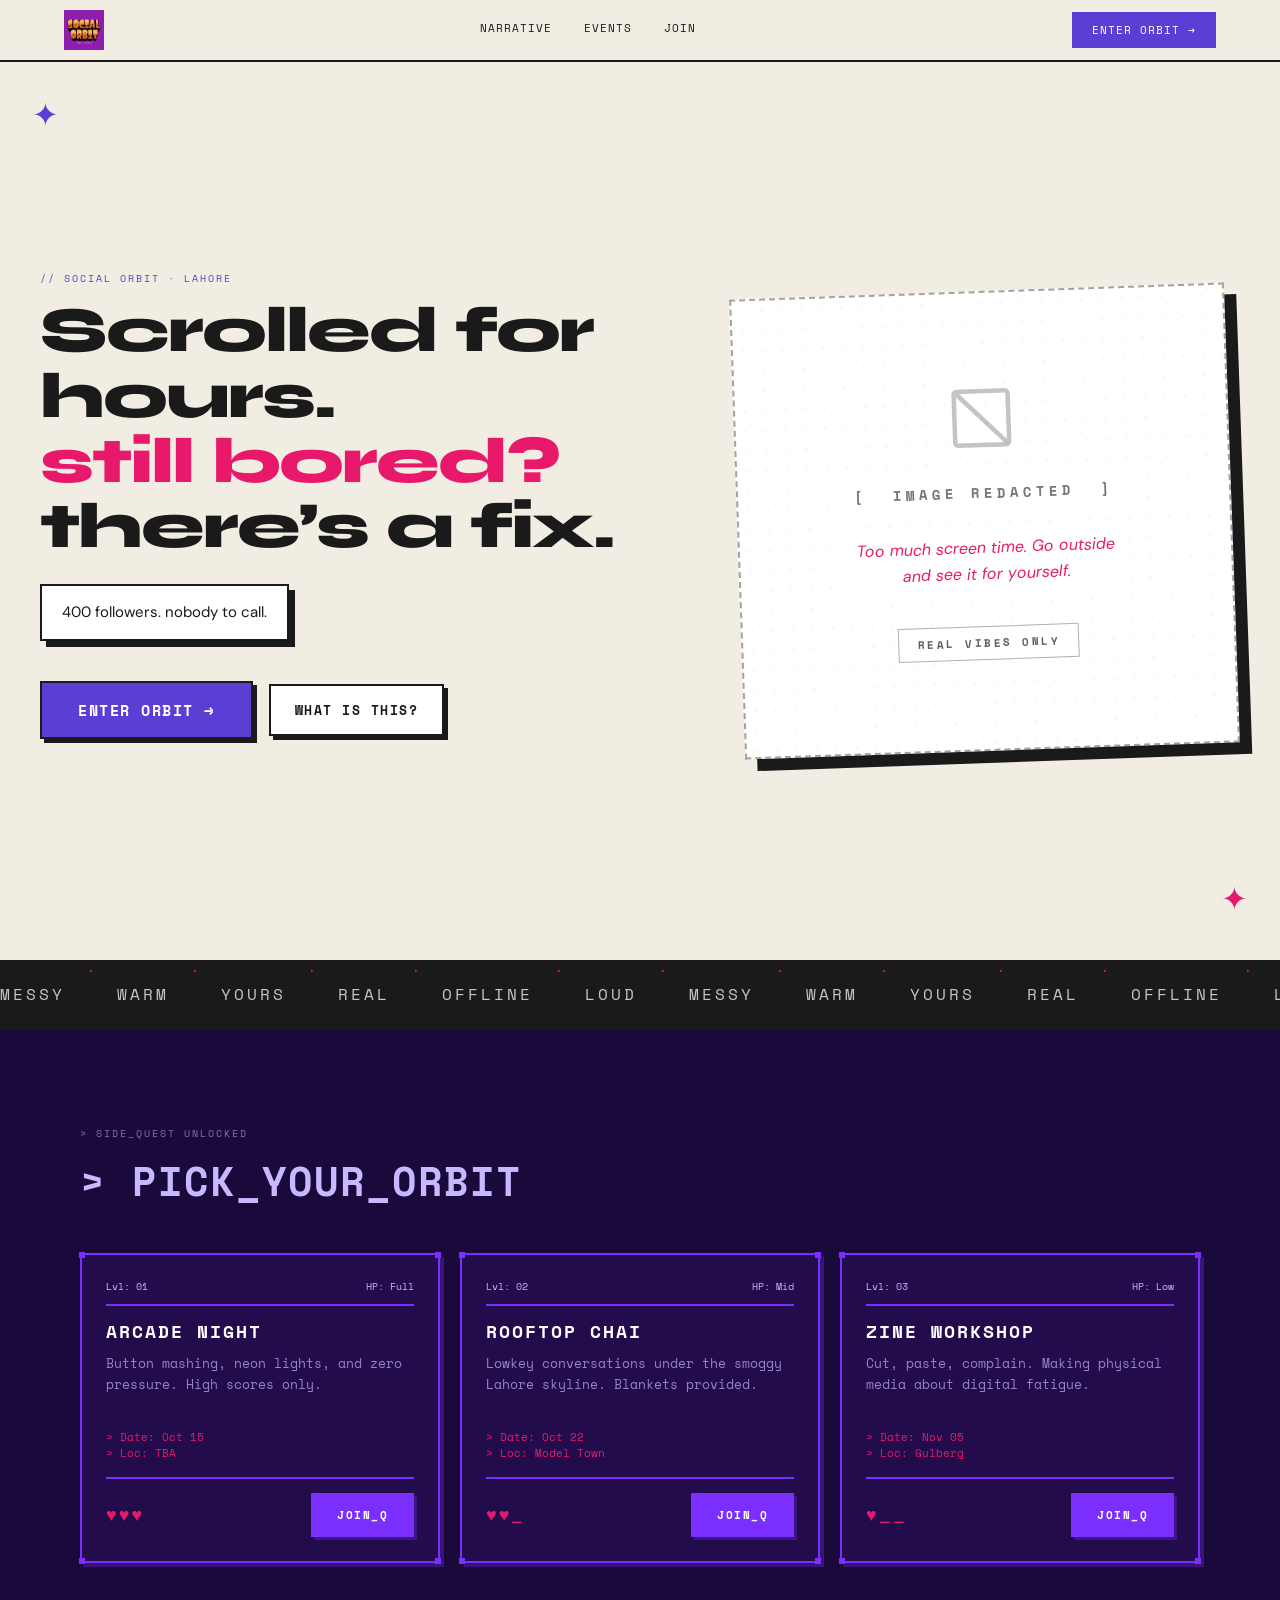
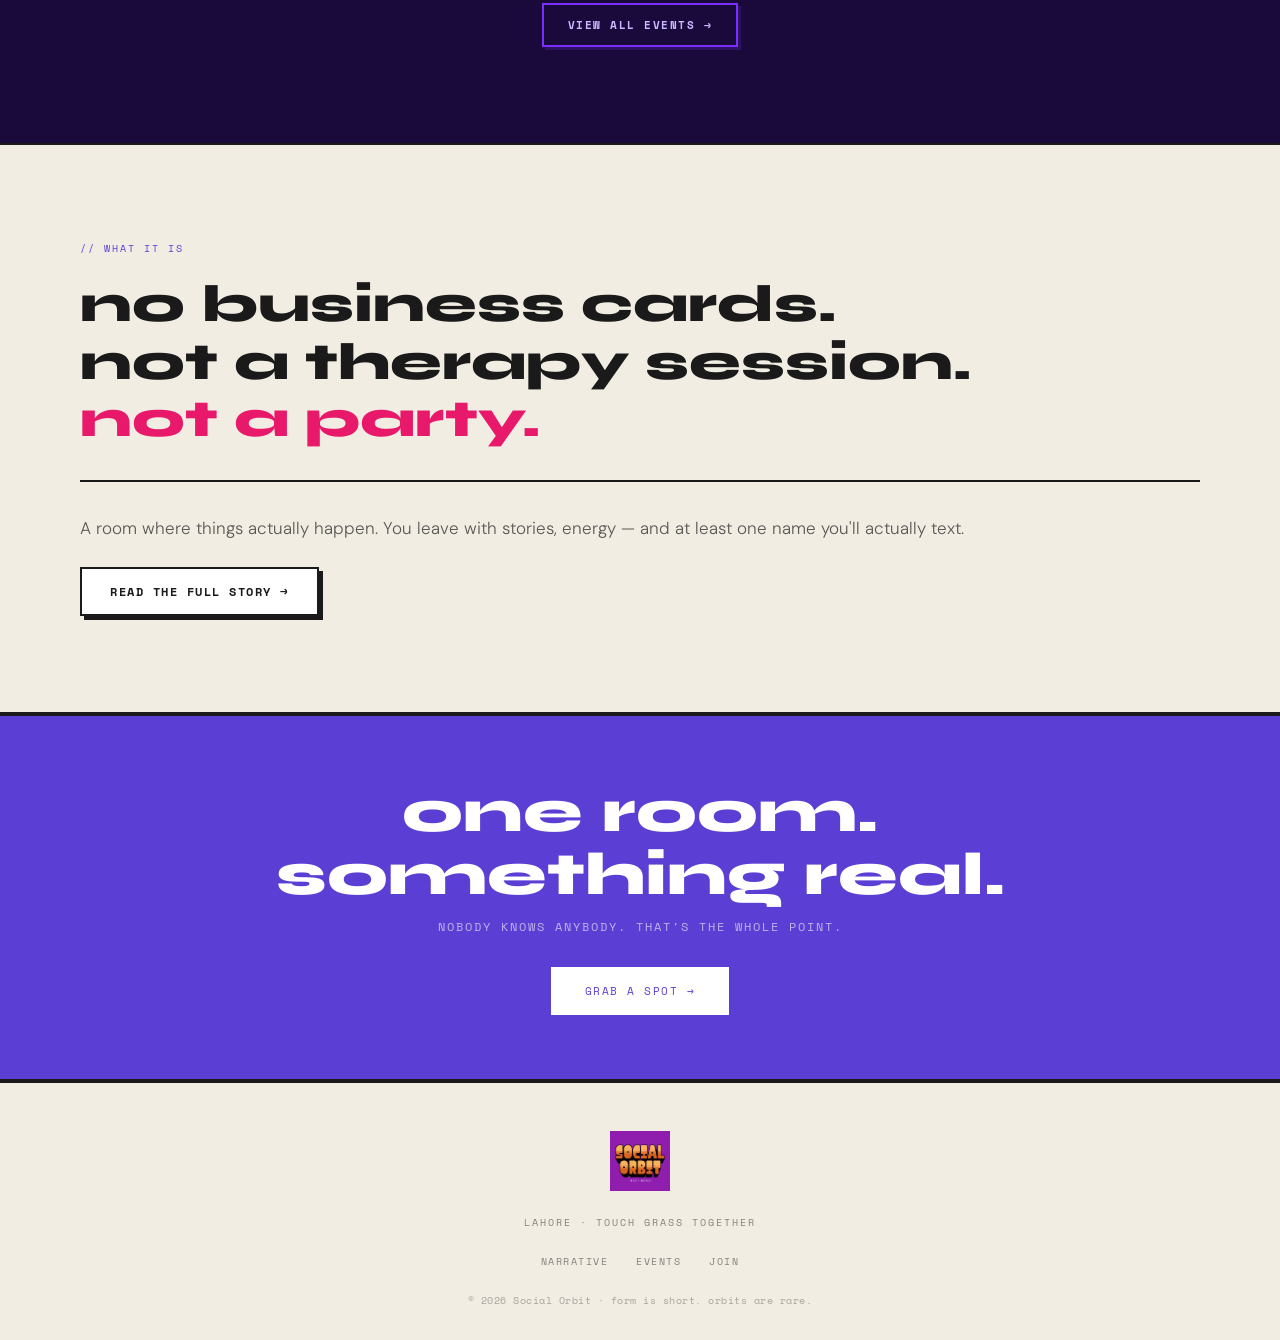
<file: index.html>
<!DOCTYPE html>
<html lang="en">
<head>
  <meta charset="UTF-8">
  <meta name="viewport" content="width=device-width, initial-scale=1.0, viewport-fit=cover">
  <title>Social Orbit | Lahore's Social Space</title>
  <meta name="description" content="Social Orbit — One room. Nobody knows anybody. Something real usually happens. Lahore.">
  <link rel="preconnect" href="https://fonts.googleapis.com">
  <link rel="preconnect" href="https://fonts.gstatic.com" crossorigin>
  <link href="https://fonts.googleapis.com/css2?family=Syne:wght@400;700;800&family=DM+Sans:wght@300;400;500&family=Space+Mono:wght@400;700&display=swap" rel="stylesheet">
  <link rel="stylesheet" href="styles.css">
  <style>
    /* Landing page extras */
    body { background: var(--cream); }
    .hero-section {
      background: var(--cream);
      border-bottom: var(--border);
      min-height: max(100svh - 60px, 650px);
      display: flex; align-items: center;
      padding: 48px 20px 64px;
      position: relative; overflow: hidden;
    }
    @media (min-width: 768px) {
      .hero-section { min-height: 100svh; padding: 80px 24px 60px; }
    }
    .hero-inner {
      max-width: 1200px; margin: 0 auto; width: 100%;
      display: grid; grid-template-columns: 1fr; gap: 48px; align-items: center;
    }
    @media (min-width: 768px) {
      .hero-inner { grid-template-columns: 1.1fr 0.9fr; gap: 64px; }
    }
    .hero-deco-tl { position: absolute; top: 20px; left: 20px; font-size: 24px; color: var(--orbit-purple); user-select:none; }
    .hero-deco-br { position: absolute; bottom: 24px; right: 20px; font-size: 24px; color: var(--hot-pink); user-select:none; }
    @media (min-width: 768px) {
      .hero-deco-tl { top: 32px; left: 32px; font-size: 32px; }
      .hero-deco-br { bottom: 40px; right: 32px; font-size: 32px; }
    }
    .hero-content { display: flex; flex-direction: column; position: relative; z-index: 2; }
    .hero-title { font-size: clamp(38px, 11vw, 64px); line-height: 1.02; margin-bottom: 20px; letter-spacing: -1.5px; }
    @media (min-width: 768px) { .hero-title { margin-bottom: 24px; letter-spacing: -2px; } }
    
    .hero-note {
      border: 2px solid var(--ink); background: var(--white); padding: 12px 16px;
      transform: rotate(-1.5deg); display: inline-block;
      font-family: var(--font-body); font-size: 14px; font-weight: 500; line-height: 1.4;
      width: fit-content; max-width: 100%;
      box-shadow: 4px 4px 0px rgba(26,26,26,1);
      margin-bottom: 32px;
    }
    @media (min-width: 768px) {
      .hero-note { padding: 16px 20px; font-size: 15px; font-weight: 400; max-width: 360px; box-shadow: 6px 6px 0px rgba(26,26,26,1); margin-bottom: 40px; transform: rotate(-2deg); }
    }
    
    .hero-buttons { display: flex; flex-direction: column; gap: 16px; margin-bottom: 32px; width: 100%; }
    .hero-buttons a { width: 100%; text-align: center; justify-content: center; }
    @media (min-width: 480px) {
      .hero-buttons { flex-direction: row; flex-wrap: wrap; align-items: center; }
      .hero-buttons a { width: auto; }
    }
    
    .hero-btn-main { font-size: 15px !important; padding: 16px 28px !important; }
    .hero-btn-sub { font-size: 13px !important; padding: 14px 20px !important; }
    @media (min-width: 768px) {
      .hero-btn-main { font-size: 15px !important; padding: 16px 36px !important; }
      .hero-btn-sub { font-size: 13px !important; padding: 14px 24px !important; }
    }

    .hero-tags { display: flex; gap: 10px; flex-wrap: wrap; margin-top: 4px; }
    .hero-tags span {
      font-family: var(--font-mono); font-size: 10px; letter-spacing: 1px;
      text-transform: uppercase; border: 1.5px solid var(--ink); padding: 6px 12px;
      background: var(--white); font-weight: 700;
      box-shadow: 2px 2px 0px rgba(26,26,26,1);
    }
    @media (min-width: 768px) {
      .hero-tags { gap: 12px; margin-top: 0; }
      .hero-tags span { font-size: 11px; letter-spacing: 1.5px; padding: 6px 14px; box-shadow: 3px 3px 0px rgba(26,26,26,1); }
    }

    .hero-image-wrapper {
      position: relative; padding: 8px; z-index: 1;
    }
    
    .hero-image-box {
      border: 2px dashed rgba(26,26,26,.4); background: var(--white);
      min-height: 220px; display: flex; flex-direction: column;
      align-items: center; justify-content: center; gap: 14px;
      padding: 32px 20px; transform: rotate(1.5deg);
      box-shadow: 6px 6px 0px rgba(26,26,26,1);
      font-family: var(--font-mono); font-size: 10px; letter-spacing: 1px; text-transform: uppercase;
      color: rgba(26,26,26,.6); text-align: center; position: relative;
      transition: transform .3s ease, box-shadow .3s ease;
      margin: 0;
      background-image: radial-gradient(rgba(26,26,26,0.05) 1px, transparent 1px);
      background-size: 16px 16px;
    }
    @media (min-width: 768px) {
      .hero-image-box {
        min-height: 460px; gap: 24px;
        padding: 56px 40px; transform: rotate(-2deg);
        box-shadow: 12px 12px 0px rgba(26,26,26,1);
        font-size: 11px; letter-spacing: 2px;
        background-size: 20px 20px;
      }
    }
    .hero-image-box:hover {
      transform: rotate(0deg) scale(1.02);
      box-shadow: 8px 8px 0px rgba(26,26,26,1);
    }
    @media (min-width: 768px) {
      .hero-image-box:hover {
        transform: rotate(-1deg) scale(1.02);
        box-shadow: 16px 16px 0px rgba(26,26,26,1);
      }
    }
    .redacted-icon {
      width: 48px; height: 48px; opacity: .4;
      background-image: url("data:image/svg+xml,%3Csvg xmlns='http://www.w3.org/2000/svg' viewBox='0 0 24 24' fill='none' stroke='%231A1A1A' stroke-width='1.5'%3E%3Crect x='3' y='3' width='18' height='18' rx='1'/%3E%3Cline x1='3' y1='3' x2='21' y2='21'/%3E%3C/svg%3E");
      background-repeat: no-repeat; background-size: contain;
    }
    @media (min-width: 768px) {
      .redacted-icon { width: 72px; height: 72px; opacity: .25; }
    }
    .redacted-label {
      font-family: var(--font-mono); font-size: 12px; letter-spacing: 3px;
      color: rgba(26,26,26,.6); text-transform: uppercase; font-weight: 700;
      background: var(--white); padding: 4px 8px;
    }
    @media (min-width: 768px) { .redacted-label { font-size: 14px; letter-spacing: 4px; } }
    
    .redacted-sub {
      font-family: var(--font-body); font-size: 14px; font-weight: 500;
      font-style: italic; color: var(--hot-pink); letter-spacing: 0;
      text-transform: none; line-height: 1.5; max-width: 240px;
      background: var(--white); padding: 4px 8px;
    }
    @media (min-width: 768px) {
      .redacted-sub { font-size: 16px; max-width: 280px; font-weight: 400; line-height: 1.6; }
    }
    
    .redacted-badge {
      font-family: var(--font-mono); font-size: 10px; letter-spacing: 2px;
      text-transform: uppercase; border: 1.5px solid rgba(26,26,26,.35);
      padding: 6px 14px; color: rgba(26,26,26,.7); margin-top: 8px;
      background: var(--white); font-weight: 700;
    }
    @media (min-width: 768px) {
      .redacted-badge { font-size: 11px; letter-spacing: 2.5px; padding: 8px 18px; margin-top: 12px; }
    }

    /* Marquee ticker */
    .ticker-row {
      background: var(--ink); border-bottom: var(--border);
      overflow: hidden; padding: 0; user-select: none;
    }
    .ticker-track {
      display: flex; white-space: nowrap;
      animation: ticker-scroll 18s linear infinite;
    }
    .ticker-track:hover { animation-play-state: paused; }
    @keyframes ticker-scroll {
      from { transform: translateX(0); }
      to   { transform: translateX(-50%); }
    }
    .ticker-item {
      display: inline-flex; align-items: center; gap: 0;
      padding: 20px 0;
      font-family: var(--font-mono); font-size: clamp(13px,2vw,16px);
      letter-spacing: 3px; text-transform: uppercase;
      color: rgba(255,255,255,.75);
    }
    .ticker-dot {
      display: inline-block; margin: 0 24px;
      color: var(--hot-pink); font-size: 18px; line-height: 1;
    }
    .stat-num {
      font-family: var(--font-head); font-weight: 800;
      font-size: clamp(32px,7vw,60px); color: var(--hot-pink); display: block; line-height: 1;
    }
    .stat-lbl {
      font-family: var(--font-mono); font-size: 9px; letter-spacing: 1.5px;
      text-transform: uppercase; color: rgba(255,255,255,.4); margin-top: 4px; display: block;
    }

    /* IS / ISNOT */
    .isnot-grid {
      display: grid; grid-template-columns: 1fr 1fr; gap: 0;
      border: var(--border);
    }
    .isnot-col { padding: 24px; }
    .isnot-col + .isnot-col { border-left: var(--border); }
    .isnot-col ul li {
      font-family: var(--font-mono); font-size: 12px; padding: 8px 0;
      border-bottom: 1px solid rgba(26,26,26,.1); color: rgba(26,26,26,.7);
    }
    .isnot-col ul li:last-child { border-bottom: none; }
    .isnot-col.is ul li { color: var(--orbit-purple); }
    .isnot-col.isnot ul li { color: var(--hot-pink); text-decoration: line-through; }

    /* events teaser */
    .events-teaser { background: var(--pixel-night); border-top: var(--border); border-bottom: var(--border); }
    .events-teaser-inner { max-width: 1200px; margin: 0 auto; padding: 72px 24px; }
    @media (min-width: 768px) { .events-teaser-inner { padding: 96px 40px; } }
  </style>
</head>
<body>

<!-- NAV -->
<nav class="site-nav" id="site-nav">
  <div class="nav-inner">
    <a href="index.html" class="nav-logo">
      <img src="logo.png" alt="Social Orbit" class="nav-logo-img">
    </a>
    <div class="nav-links">
      <a href="narrative.html">Narrative</a>
      <a href="events.html">Events</a>
      <a href="join.html">Join</a>
    </div>
    <a href="join.html" class="nav-cta">Enter Orbit →</a>
    <button class="burger" id="burger" aria-label="Open menu">
      <span></span><span></span><span></span>
    </button>
  </div>
</nav>

<!-- MOBILE MENU -->
<div class="mobile-menu" id="mobile-menu">
  <button class="mobile-close" id="mobile-close">✕</button>
  <a href="narrative.html">Narrative</a>
  <a href="events.html">Events</a>
  <a href="join.html" class="cta">Join →</a>
  <div class="mobile-foot">Lahore</div>
</div>

<!-- ══ HERO ══════════════════════════════════════════════ -->
<section class="hero-section mode1">
  <span class="hero-deco-tl">✦</span>
  <span class="hero-deco-br">✦</span>
  <div class="hero-inner">
    <div class="hero-content">
      <div class="section-label reveal" style="margin-bottom:12px;">// Social Orbit · Lahore</div>
      <h1 class="zine-h1 hero-title reveal" style="--d:.05s;">
        Scrolled for hours.<br>
        <span style="color:var(--hot-pink)">still bored?</span><br>
        there’s a fix.
      </h1>
      <div class="hero-note reveal" style="--d:.1s">
        400 followers. nobody to call.
      </div>
      <div class="hero-buttons reveal" style="--d:.15s">
        <a href="join.html" class="btn-primary hero-btn-main">Enter Orbit →</a>
        <a href="narrative.html" class="btn-secondary hero-btn-sub">what is this?</a>
      </div>

    </div>
    <div class="hero-image-wrapper reveal" style="--d:.1s">
      <div class="hero-image-box">
        <div class="redacted-icon"></div>
        <span class="redacted-label">[ &nbsp;Image Redacted&nbsp; ]</span>
        <p class="redacted-sub">Too much screen time. Go outside and see it for yourself.</p>
        <span class="redacted-badge">Real Vibes Only</span>
      </div>
    </div>
  </div>
</section>

<!-- ══ TICKER ══════════════════════════════════════════════ -->
<div class="ticker-row">
  <div class="ticker-track">
    <!-- set repeated twice for seamless loop -->
    <span class="ticker-item">MESSY</span><span class="ticker-dot">·</span>
    <span class="ticker-item">WARM</span><span class="ticker-dot">·</span>
    <span class="ticker-item">YOURS</span><span class="ticker-dot">·</span>
    <span class="ticker-item">REAL</span><span class="ticker-dot">·</span>
    <span class="ticker-item">OFFLINE</span><span class="ticker-dot">·</span>
    <span class="ticker-item">LOUD</span><span class="ticker-dot">·</span>
    <span class="ticker-item">MESSY</span><span class="ticker-dot">·</span>
    <span class="ticker-item">WARM</span><span class="ticker-dot">·</span>
    <span class="ticker-item">YOURS</span><span class="ticker-dot">·</span>
    <span class="ticker-item">REAL</span><span class="ticker-dot">·</span>
    <span class="ticker-item">OFFLINE</span><span class="ticker-dot">·</span>
    <span class="ticker-item">LOUD</span><span class="ticker-dot">·</span>
  </div>
</div>

<!-- ══ EVENTS TEASER ══════════════════════════════════════ -->
<section class="events-teaser">
  <div class="events-teaser-inner">
    <p class="reveal" style="font-family:var(--font-mono);font-size:10px;letter-spacing:2px;text-transform:uppercase;color:var(--pixel-mist);opacity:.6;margin-bottom:16px;">> side_quest unlocked</p>
    <h2 class="pixel-h1 reveal" style="--d:.05s;margin-bottom:48px;">> Pick_Your_Orbit</h2>
    <div class="grid-3">
      <div class="pixel-card reveal" style="--d:.0s">
        <div class="pixel-corner-tr"></div><div class="pixel-corner-bl"></div>
        <div style="border-bottom:2px solid var(--pixel-violet);padding-bottom:10px;margin-bottom:14px;display:flex;justify-content:space-between">
          <span style="font-family:var(--font-mono);font-size:10px;color:var(--pixel-mist);">Lvl: 01</span>
          <span style="font-family:var(--font-mono);font-size:10px;color:var(--pixel-mist);">HP: Full</span>
        </div>
        <h3 class="pixel-h2" style="margin-bottom:10px;font-size:18px;">Arcade Night</h3>
        <p class="pixel-body" style="margin-bottom:16px;min-height:60px;">Button mashing, neon lights, and zero pressure. High scores only.</p>
        <div style="font-family:var(--font-mono);font-size:11px;color:var(--hot-pink);margin-bottom:16px;">
          <div>&gt; Date: Oct 15</div>
          <div>&gt; Loc: TBA</div>
        </div>
        <div style="border-top:2px solid var(--pixel-violet);padding-top:14px;display:flex;justify-content:space-between;align-items:center;">
          <span class="hp-bar">♥♥♥</span>
          <a href="join.html" class="pixel-btn">Join_Q</a>
        </div>
      </div>
      <div class="pixel-card reveal" style="--d:.1s">
        <div class="pixel-corner-tr"></div><div class="pixel-corner-bl"></div>
        <div style="border-bottom:2px solid var(--pixel-violet);padding-bottom:10px;margin-bottom:14px;display:flex;justify-content:space-between">
          <span style="font-family:var(--font-mono);font-size:10px;color:var(--pixel-mist);">Lvl: 02</span>
          <span style="font-family:var(--font-mono);font-size:10px;color:var(--pixel-mist);">HP: Mid</span>
        </div>
        <h3 class="pixel-h2" style="margin-bottom:10px;font-size:18px;">Rooftop Chai</h3>
        <p class="pixel-body" style="margin-bottom:16px;min-height:60px;">Lowkey conversations under the smoggy Lahore skyline. Blankets provided.</p>
        <div style="font-family:var(--font-mono);font-size:11px;color:var(--hot-pink);margin-bottom:16px;">
          <div>&gt; Date: Oct 22</div>
          <div>&gt; Loc: Model Town</div>
        </div>
        <div style="border-top:2px solid var(--pixel-violet);padding-top:14px;display:flex;justify-content:space-between;align-items:center;">
          <span class="hp-bar">♥♥_</span>
          <a href="join.html" class="pixel-btn">Join_Q</a>
        </div>
      </div>
      <div class="pixel-card reveal" style="--d:.2s">
        <div class="pixel-corner-tr"></div><div class="pixel-corner-bl"></div>
        <div style="border-bottom:2px solid var(--pixel-violet);padding-bottom:10px;margin-bottom:14px;display:flex;justify-content:space-between">
          <span style="font-family:var(--font-mono);font-size:10px;color:var(--pixel-mist);">Lvl: 03</span>
          <span style="font-family:var(--font-mono);font-size:10px;color:var(--pixel-mist);">HP: Low</span>
        </div>
        <h3 class="pixel-h2" style="margin-bottom:10px;font-size:18px;">Zine Workshop</h3>
        <p class="pixel-body" style="margin-bottom:16px;min-height:60px;">Cut, paste, complain. Making physical media about digital fatigue.</p>
        <div style="font-family:var(--font-mono);font-size:11px;color:var(--hot-pink);margin-bottom:16px;">
          <div>&gt; Date: Nov 05</div>
          <div>&gt; Loc: Gulberg</div>
        </div>
        <div style="border-top:2px solid var(--pixel-violet);padding-top:14px;display:flex;justify-content:space-between;align-items:center;">
          <span class="hp-bar">♥__</span>
          <a href="join.html" class="pixel-btn">Join_Q</a>
        </div>
      </div>
    </div>
    <div style="text-align:center;margin-top:40px" class="reveal">
      <a href="events.html" class="pixel-btn-outline">view all events →</a>
    </div>
  </div>
</section>

<!-- ══ WHAT IT IS ═════════════════════════════════════════ -->
<section class="mode1" style="border-bottom:var(--border)">
  <div class="mode1-section">
    <div class="section-label reveal">// what it is</div>
    <div style="display:grid;grid-template-columns:1fr;gap:32px;align-items:center;">

      <!-- Headline row -->
      <h2 class="zine-h2 reveal" style="margin:0;">
        no business cards.<br>
        not a therapy session.<br>
        <span style="color:var(--hot-pink)">not a party.</span>
      </h2>

      <!-- Divider -->
      <hr style="border:none;border-top:var(--border);margin:0;">

      <!-- Body + CTA row -->
      <div style="display:grid;grid-template-columns:1fr;gap:24px;">
        <p class="zine-body reveal" style="--d:.1s;margin:0;">
          A room where things actually happen. You leave with stories, energy — and at least one name you'll actually text.
        </p>
        <div class="reveal" style="--d:.15s">
          <a href="narrative.html" class="btn-secondary">read the full story →</a>
        </div>
      </div>

    </div>
  </div>
</section>



<!-- ══ CTA BANNER ════════════════════════════════════════ -->
<div class="cta-banner reveal">
  <h2>one room.<br>something real.</h2>
  <p>nobody knows anybody. that's the whole point.</p>
  <a href="join.html" class="btn-white">grab a spot →</a>
</div>

<!-- ══ FOOTER ════════════════════════════════════════════ -->
<footer class="site-footer">
  <div class="footer-inner">
    <div class="footer-logo">
      <img src="logo.png" alt="Social Orbit" class="footer-logo-img">
    </div>
    <p style="font-family:var(--font-mono);font-size:10px;letter-spacing:2px;text-transform:uppercase;color:rgba(26,26,26,.5);">
      Lahore · Touch Grass Together
    </p>
    <div class="footer-links">
      <a href="narrative.html">Narrative</a>
      <a href="events.html">Events</a>
      <a href="join.html">Join</a>
    </div>
    <p class="footer-copy">© 2026 Social Orbit · form is short. orbits are rare.</p>
  </div>
</footer>

<script src="scripts.js"></script>
</body>
</html>
</file>
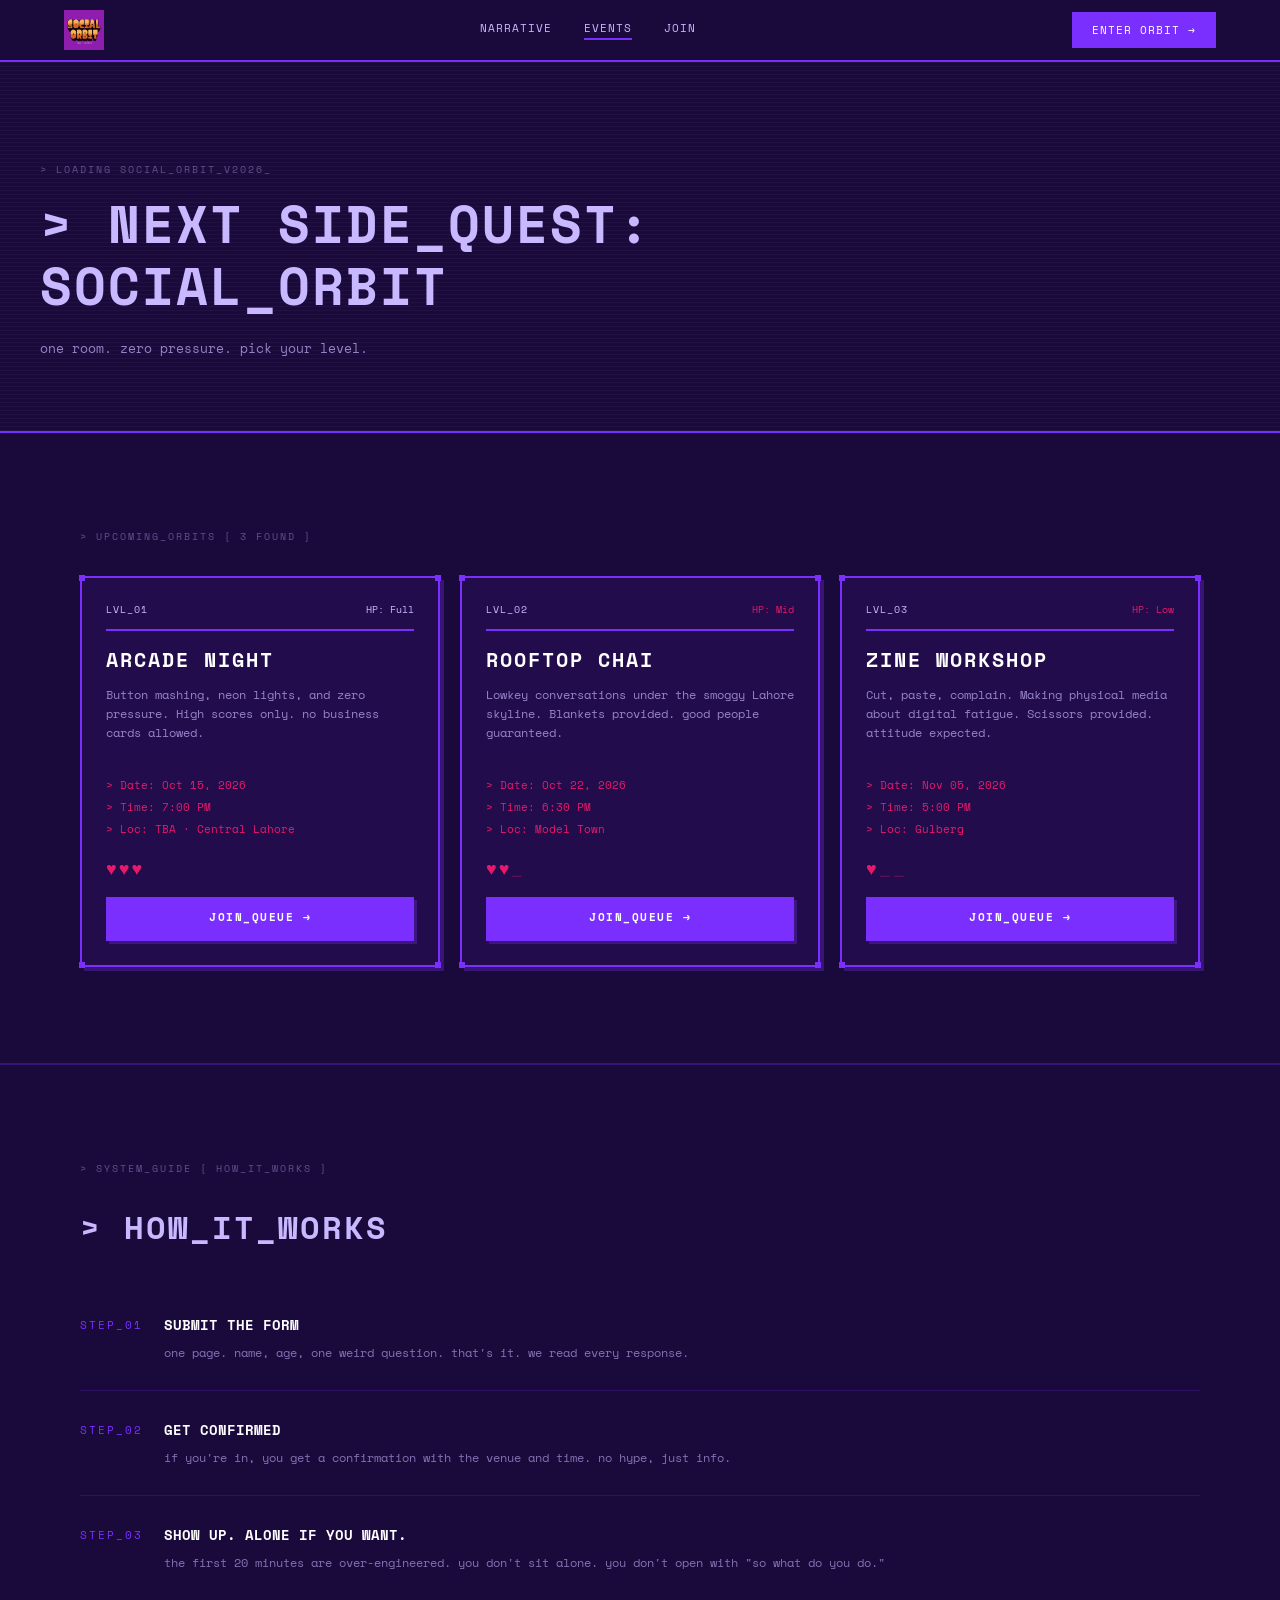
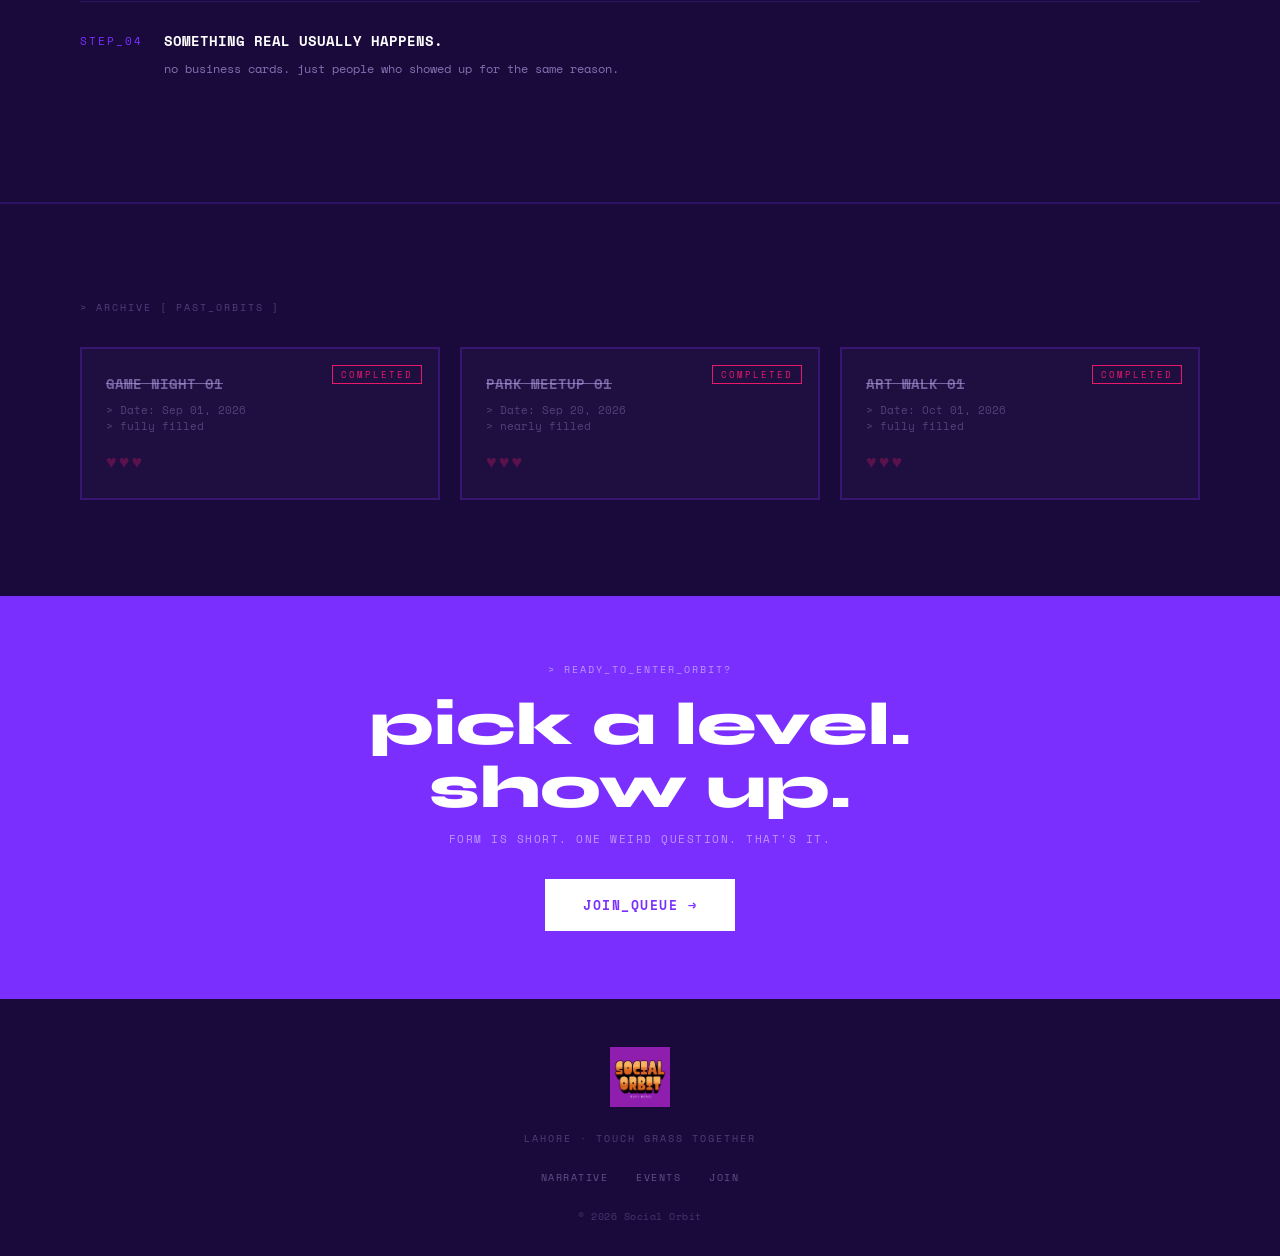
<file: events.html>
<!DOCTYPE html>
<html lang="en">
<head>
  <meta charset="UTF-8">
  <meta name="viewport" content="width=device-width, initial-scale=1.0, viewport-fit=cover">
  <title>Events | Social Orbit Lahore</title>
  <meta name="description" content="Upcoming Social Orbit events in Lahore. One room. Zero pressure. Arcade Night, Rooftop Chai, Zine Workshop.">
  <link rel="preconnect" href="https://fonts.googleapis.com">
  <link rel="preconnect" href="https://fonts.gstatic.com" crossorigin>
  <link href="https://fonts.googleapis.com/css2?family=Syne:wght@400;700;800&family=DM+Sans:wght@300;400;500&family=Space+Mono:wght@400;700&display=swap" rel="stylesheet">
  <link rel="stylesheet" href="styles.css">
  <style>
    body { background: var(--pixel-night); }
    .cursor { display: inline-block; animation: blink 1s step-end infinite; }

    /* How it works steps */
    .steps-grid { display: flex; flex-direction: column; gap: 0; }
    .step-item {
      display: flex; gap: 20px; align-items: flex-start;
      padding: 28px 0; border-bottom: 1px solid rgba(123,47,255,.2);
    }
    .step-item:last-child { border-bottom: none; }
    .step-num {
      font-family: var(--font-mono); font-size: 11px; letter-spacing: 2px;
      color: var(--pixel-violet); text-transform: uppercase; flex-shrink: 0;
      width: 64px; padding-top: 3px;
    }
    .step-content h4 {
      font-family: var(--font-mono); font-size: 14px; font-weight: 700;
      color: var(--white); text-transform: uppercase; margin-bottom: 8px;
    }
    .step-content p { font-family: var(--font-mono); font-size: 12px; color: rgba(200,184,255,.6); line-height: 1.6; }

    /* past orbits */
    .past-card {
      border: 2px solid rgba(123,47,255,.25); padding: 24px;
      background: rgba(255,255,255,.02); position: relative;
      opacity: .55;
    }
    .past-card::after { content: 'COMPLETED'; position: absolute; top: 16px; right: 16px;
      font-family: var(--font-mono); font-size: 9px; letter-spacing: 2px;
      color: var(--hot-pink); border: 1px solid var(--hot-pink); padding: 2px 8px;
    }

    .events-hero {
      background: var(--pixel-night); border-bottom: 2px solid var(--pixel-violet);
      padding: 100px 24px 72px; position: relative; overflow: hidden;
    }
    .events-hero-inner { max-width: 1200px; margin: 0 auto; }
    .scanline {
      position: absolute; inset: 0; pointer-events: none; opacity: .03;
      background: repeating-linear-gradient(0deg,#fff 0px,#fff 1px,transparent 1px,transparent 4px);
    }
  </style>
</head>
<body>

<!-- NAV (dark mode) -->
<nav class="site-nav dark" id="site-nav">
  <div class="nav-inner">
    <a href="index.html" class="nav-logo">
      <img src="logo.png" alt="Social Orbit" class="nav-logo-img">
    </a>
    <div class="nav-links">
      <a href="narrative.html">Narrative</a>
      <a href="events.html" class="active">Events</a>
      <a href="join.html">Join</a>
    </div>
    <a href="join.html" class="nav-cta">Enter Orbit →</a>
    <button class="burger" id="burger" aria-label="Open menu">
      <span></span><span></span><span></span>
    </button>
  </div>
</nav>
<div class="mobile-menu dark" id="mobile-menu">
  <button class="mobile-close" id="mobile-close">✕</button>
  <a href="narrative.html">Narrative</a>
  <a href="events.html" class="active">Events</a>
  <a href="join.html" class="cta">Join →</a>
  <div class="mobile-foot">Lahore</div>
</div>

<!-- ══ HERO ══════════════════════════════════════════════ -->
<section class="events-hero">
  <div class="scanline"></div>
  <div class="events-hero-inner">
    <p class="reveal" style="font-family:var(--font-mono);font-size:10px;letter-spacing:2px;text-transform:uppercase;color:rgba(200,184,255,.4);margin-bottom:16px;">&gt; loading social_orbit_v2026<span class="cursor">_</span></p>
    <h1 class="pixel-h1 reveal" style="--d:.05s;margin-bottom:20px;font-size:clamp(24px,6vw,52px);">
      &gt; Next Side_Quest:<br>Social_Orbit
    </h1>
    <p class="pixel-body reveal" style="--d:.1s;max-width:480px;">
      one room. zero pressure. pick your level.
    </p>
  </div>
</section>

<!-- ══ UPCOMING EVENTS ════════════════════════════════════ -->
<section class="mode2">
  <div class="mode2-section">
    <p class="reveal" style="font-family:var(--font-mono);font-size:10px;letter-spacing:2px;text-transform:uppercase;color:rgba(200,184,255,.4);margin-bottom:32px;">&gt; upcoming_orbits [ 3 found ]</p>
    <div class="grid-3">

      <!-- Card 1 -->
      <div class="pixel-card reveal" style="--d:.0s">
        <div class="pixel-corner-tr"></div><div class="pixel-corner-bl"></div>
        <div style="border-bottom:2px solid var(--pixel-violet);padding-bottom:12px;margin-bottom:16px;display:flex;justify-content:space-between;align-items:center">
          <span style="font-family:var(--font-mono);font-size:10px;color:var(--pixel-mist);letter-spacing:1px">LVL_01</span>
          <span style="font-family:var(--font-mono);font-size:10px;color:var(--pixel-mist)">HP: Full</span>
        </div>
        <h3 class="pixel-h2" style="margin-bottom:12px;font-size:clamp(16px,3vw,20px);">Arcade Night</h3>
        <p class="pixel-body" style="margin-bottom:20px;min-height:72px;font-size:12px;">Button mashing, neon lights, and zero pressure. High scores only. no business cards allowed.</p>
        <div style="font-family:var(--font-mono);font-size:11px;color:var(--hot-pink);margin-bottom:20px;display:flex;flex-direction:column;gap:6px">
          <span>&gt; Date: Oct 15, 2026</span>
          <span>&gt; Time: 7:00 PM</span>
          <span>&gt; Loc: TBA · Central Lahore</span>
        </div>
        <div class="hp-bar" style="margin-bottom:16px">♥♥♥</div>
        <a href="join.html?event=arcade" class="pixel-btn" style="width:100%;justify-content:center;text-align:center;display:block">Join_Queue →</a>
      </div>

      <!-- Card 2 -->
      <div class="pixel-card reveal" style="--d:.1s">
        <div class="pixel-corner-tr"></div><div class="pixel-corner-bl"></div>
        <div style="border-bottom:2px solid var(--pixel-violet);padding-bottom:12px;margin-bottom:16px;display:flex;justify-content:space-between;align-items:center">
          <span style="font-family:var(--font-mono);font-size:10px;color:var(--pixel-mist);letter-spacing:1px">LVL_02</span>
          <span style="font-family:var(--font-mono);font-size:10px;color:var(--hot-pink)">HP: Mid</span>
        </div>
        <h3 class="pixel-h2" style="margin-bottom:12px;font-size:clamp(16px,3vw,20px);">Rooftop Chai</h3>
        <p class="pixel-body" style="margin-bottom:20px;min-height:72px;font-size:12px;">Lowkey conversations under the smoggy Lahore skyline. Blankets provided. good people guaranteed.</p>
        <div style="font-family:var(--font-mono);font-size:11px;color:var(--hot-pink);margin-bottom:20px;display:flex;flex-direction:column;gap:6px">
          <span>&gt; Date: Oct 22, 2026</span>
          <span>&gt; Time: 6:30 PM</span>
          <span>&gt; Loc: Model Town</span>
        </div>
        <div class="hp-bar" style="margin-bottom:16px">♥♥<span style="opacity:.3">_</span></div>
        <a href="join.html?event=rooftop" class="pixel-btn" style="width:100%;justify-content:center;text-align:center;display:block">Join_Queue →</a>
      </div>

      <!-- Card 3 -->
      <div class="pixel-card reveal" style="--d:.2s">
        <div class="pixel-corner-tr"></div><div class="pixel-corner-bl"></div>
        <div style="border-bottom:2px solid var(--pixel-violet);padding-bottom:12px;margin-bottom:16px;display:flex;justify-content:space-between;align-items:center">
          <span style="font-family:var(--font-mono);font-size:10px;color:var(--pixel-mist);letter-spacing:1px">LVL_03</span>
          <span style="font-family:var(--font-mono);font-size:10px;color:var(--hot-pink)">HP: Low</span>
        </div>
        <h3 class="pixel-h2" style="margin-bottom:12px;font-size:clamp(16px,3vw,20px);">Zine Workshop</h3>
        <p class="pixel-body" style="margin-bottom:20px;min-height:72px;font-size:12px;">Cut, paste, complain. Making physical media about digital fatigue. Scissors provided. attitude expected.</p>
        <div style="font-family:var(--font-mono);font-size:11px;color:var(--hot-pink);margin-bottom:20px;display:flex;flex-direction:column;gap:6px">
          <span>&gt; Date: Nov 05, 2026</span>
          <span>&gt; Time: 5:00 PM</span>
          <span>&gt; Loc: Gulberg</span>
        </div>
        <div class="hp-bar" style="margin-bottom:16px">♥<span style="opacity:.3">__</span></div>
        <a href="join.html?event=zine" class="pixel-btn" style="width:100%;justify-content:center;text-align:center;display:block">Join_Queue →</a>
      </div>

    </div>
  </div>
</section>

<!-- ══ HOW IT WORKS ═══════════════════════════════════════ -->
<section class="mode2" style="border-top:2px solid rgba(123,47,255,.3)">
  <div class="mode2-section">
    <p class="reveal" style="font-family:var(--font-mono);font-size:10px;letter-spacing:2px;text-transform:uppercase;color:rgba(200,184,255,.4);margin-bottom:32px;">&gt; system_guide [ how_it_works ]</p>
    <h2 class="pixel-h1 reveal" style="--d:.05s;margin-bottom:40px;font-size:clamp(18px,4vw,32px)">&gt; How_It_Works</h2>
    <div class="steps-grid">
      <div class="step-item reveal">
        <span class="step-num">STEP_01</span>
        <div class="step-content">
          <h4>submit the form</h4>
          <p>one page. name, age, one weird question. that's it. we read every response.</p>
        </div>
      </div>
      <div class="step-item reveal" style="--d:.05s">
        <span class="step-num">STEP_02</span>
        <div class="step-content">
          <h4>get confirmed</h4>
          <p>if you're in, you get a confirmation with the venue and time. no hype, just info.</p>
        </div>
      </div>
      <div class="step-item reveal" style="--d:.1s">
        <span class="step-num">STEP_03</span>
        <div class="step-content">
          <h4>show up. alone if you want.</h4>
          <p>the first 20 minutes are over-engineered. you don't sit alone. you don't open with "so what do you do."</p>
        </div>
      </div>
      <div class="step-item reveal" style="--d:.15s">
        <span class="step-num">STEP_04</span>
        <div class="step-content">
          <h4>something real usually happens.</h4>
          <p>no business cards. just people who showed up for the same reason.</p>
        </div>
      </div>
    </div>
  </div>
</section>

<!-- ══ PAST ORBITS ════════════════════════════════════════ -->
<section class="mode2" style="border-top:2px solid rgba(123,47,255,.2)">
  <div class="mode2-section">
    <p class="reveal" style="font-family:var(--font-mono);font-size:10px;letter-spacing:2px;text-transform:uppercase;color:rgba(200,184,255,.3);margin-bottom:32px;">&gt; archive [ past_orbits ]</p>
    <div class="grid-3">
      <div class="past-card reveal">
        <h3 style="font-family:var(--font-mono);font-size:14px;font-weight:700;color:rgba(200,184,255,.5);text-transform:uppercase;margin-bottom:8px;text-decoration:line-through;">Game Night 01</h3>
        <p style="font-family:var(--font-mono);font-size:11px;color:rgba(200,184,255,.3);">&gt; Date: Sep 01, 2026</p>
        <p style="font-family:var(--font-mono);font-size:11px;color:rgba(200,184,255,.3);">&gt; fully filled</p>
        <div class="hp-bar" style="margin-top:16px;opacity:.3">♥♥♥</div>
      </div>
      <div class="past-card reveal" style="--d:.1s">
        <h3 style="font-family:var(--font-mono);font-size:14px;font-weight:700;color:rgba(200,184,255,.5);text-transform:uppercase;margin-bottom:8px;text-decoration:line-through;">Park Meetup 01</h3>
        <p style="font-family:var(--font-mono);font-size:11px;color:rgba(200,184,255,.3);">&gt; Date: Sep 20, 2026</p>
        <p style="font-family:var(--font-mono);font-size:11px;color:rgba(200,184,255,.3);">&gt; nearly filled</p>
        <div class="hp-bar" style="margin-top:16px;opacity:.3">♥♥♥</div>
      </div>
      <div class="past-card reveal" style="--d:.2s">
        <h3 style="font-family:var(--font-mono);font-size:14px;font-weight:700;color:rgba(200,184,255,.5);text-transform:uppercase;margin-bottom:8px;text-decoration:line-through;">Art Walk 01</h3>
        <p style="font-family:var(--font-mono);font-size:11px;color:rgba(200,184,255,.3);">&gt; Date: Oct 01, 2026</p>
        <p style="font-family:var(--font-mono);font-size:11px;color:rgba(200,184,255,.3);">&gt; fully filled</p>
        <div class="hp-bar" style="margin-top:16px;opacity:.3">♥♥♥</div>
      </div>
    </div>
  </div>
</section>

<!-- ══ CTA ════════════════════════════════════════════════ -->
<section style="background:var(--pixel-violet);border-top:2px solid var(--pixel-violet);border-bottom:2px solid var(--pixel-violet);padding:64px 24px;text-align:center">
  <p style="font-family:var(--font-mono);font-size:10px;letter-spacing:2px;text-transform:uppercase;color:rgba(255,255,255,.5);margin-bottom:16px">&gt; ready_to_enter_orbit?</p>
  <h2 style="font-family:var(--font-head);font-weight:800;font-size:clamp(28px,7vw,60px);color:var(--white);line-height:1.05;margin-bottom:12px">pick a level.<br>show up.</h2>
  <p style="font-family:var(--font-mono);font-size:11px;letter-spacing:1.5px;text-transform:uppercase;color:rgba(255,255,255,.5);margin-bottom:32px">form is short. one weird question. that's it.</p>
  <a href="join.html" class="pixel-btn" style="background:var(--white);color:var(--pixel-violet);border-color:var(--white);font-size:13px;padding:14px 36px;display:inline-block">Join_Queue →</a>
</section>

<!-- ══ FOOTER ═════════════════════════════════════════════ -->
<footer class="site-footer dark">
  <div class="footer-inner">
    <div class="footer-logo"><img src="logo.png" alt="Social Orbit" class="footer-logo-img"></div>
    <p style="font-family:var(--font-mono);font-size:10px;letter-spacing:2px;text-transform:uppercase;color:rgba(200,184,255,.3);">Lahore · Touch Grass Together</p>
    <div class="footer-links">
      <a href="narrative.html">Narrative</a>
      <a href="events.html">Events</a>
      <a href="join.html">Join</a>
    </div>
    <p class="footer-copy">© 2026 Social Orbit</p>
  </div>
</footer>

<script src="scripts.js"></script>
</body>
</html>
</file>
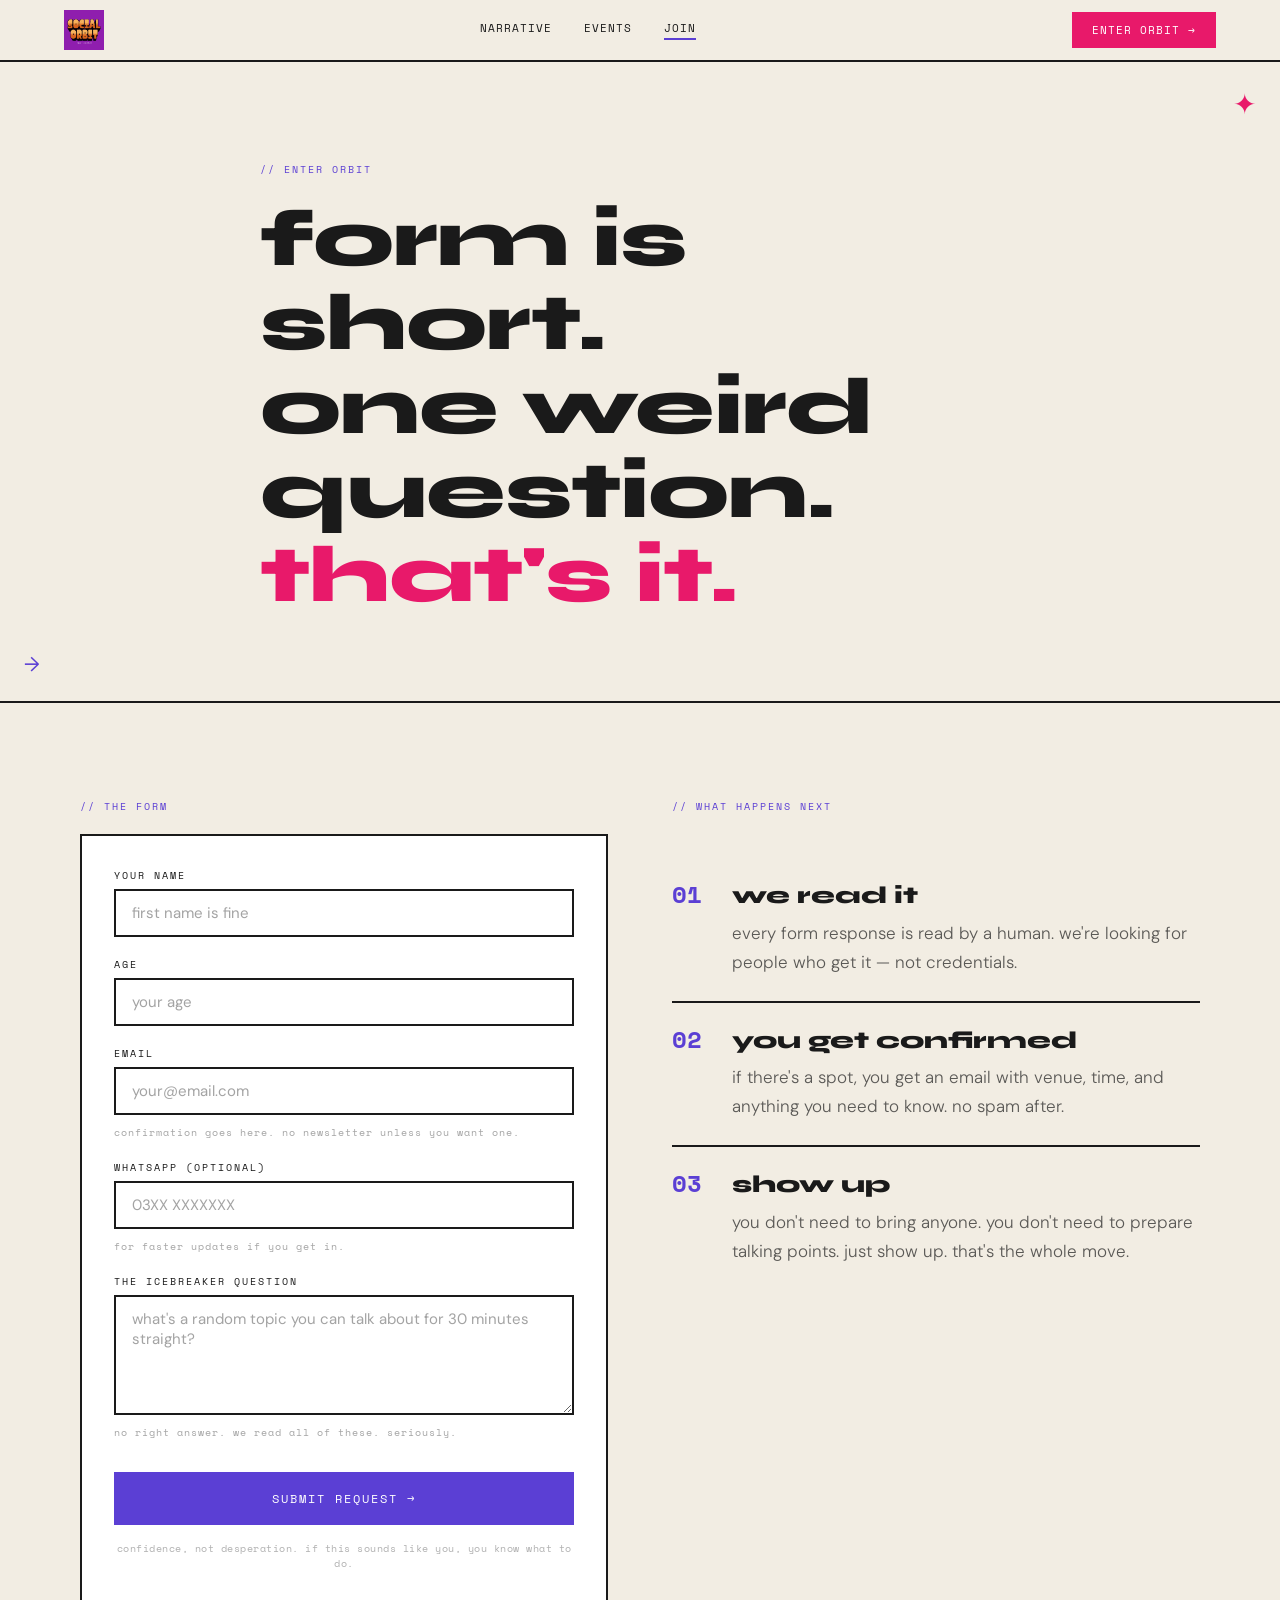
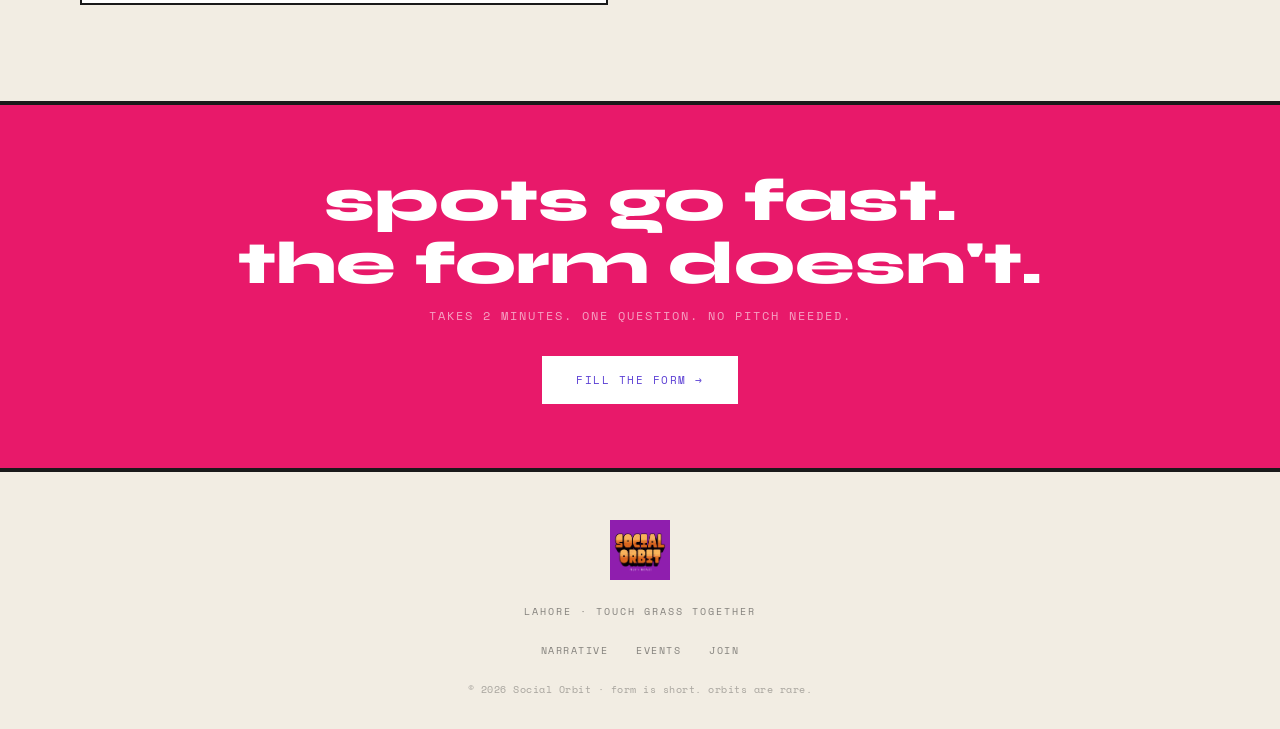
<file: join.html>
<!DOCTYPE html>
<html lang="en">
<head>
  <meta charset="UTF-8">
  <meta name="viewport" content="width=device-width, initial-scale=1.0, viewport-fit=cover">
  <title>Join | Social Orbit Lahore</title>
  <meta name="description" content="Join Social Orbit. Form is short. One question. That's it. Lahore.">
  <link rel="preconnect" href="https://fonts.googleapis.com">
  <link rel="preconnect" href="https://fonts.gstatic.com" crossorigin>
  <link href="https://fonts.googleapis.com/css2?family=Syne:wght@400;700;800&family=DM+Sans:wght@300;400;500&family=Space+Mono:wght@400;700&display=swap" rel="stylesheet">
  <link rel="stylesheet" href="styles.css">
  <style>
    body { background: var(--cream); }
    .join-hero {
      background: var(--cream); border-bottom: var(--border);
      padding: 100px 24px 64px; position: relative; overflow: hidden;
    }
    .join-hero-inner { max-width: 760px; margin: 0 auto; }

    .form-section { max-width: 600px; margin: 0 auto; }
    .form-submit {
      width: 100%; padding: 16px; font-family: var(--font-mono); font-size: 12px;
      letter-spacing: 2px; text-transform: uppercase;
      background: var(--orbit-purple); color: var(--white); border: var(--border);
      border-color: var(--orbit-purple); cursor: pointer;
      transition: background .2s, transform .2s var(--ease);
      min-height: 52px; display: flex; align-items: center; justify-content: center;
    }
    .form-submit:hover { background: var(--hot-pink); border-color: var(--hot-pink); transform: translateY(-2px); }
    .form-submit:disabled { background: var(--hot-pink); cursor: default; transform: none; }

    .next-steps { display: flex; flex-direction: column; gap: 0; }
    .next-step {
      display: flex; gap: 20px; align-items: flex-start;
      padding: 24px 0; border-bottom: var(--border);
    }
    .next-step:last-child { border-bottom: none; }
    .step-n {
      font-family: var(--font-mono); font-weight: 700; font-size: 24px;
      color: var(--orbit-purple); flex-shrink: 0; width: 40px; line-height: 1;
    }
    .rules-list { display: flex; flex-direction: column; gap: 10px; }
    .rule-item {
      display: flex; gap: 12px; align-items: flex-start;
      font-family: var(--font-body); font-size: 14px; font-weight: 300; line-height: 1.6;
      color: rgba(26,26,26,.7);
    }
    .rule-item::before { content: '→'; color: var(--orbit-purple); flex-shrink: 0; }

    select.form-input {
      -webkit-appearance: none; appearance: none;
      background-image: url("data:image/svg+xml,%3Csvg xmlns='http://www.w3.org/2000/svg' width='12' height='8'%3E%3Cpath d='M0 0l6 8 6-8z' fill='%231A1A1A'/%3E%3C/svg%3E");
      background-repeat: no-repeat; background-position: right 16px center;
      padding-right: 40px; cursor: pointer;
    }
    .field-note {
      font-family: var(--font-mono); font-size: 10px; letter-spacing: 1px;
      color: rgba(26,26,26,.4); margin-top: 4px;
    }
    input[type="number"]::-webkit-inner-spin-button,
    input[type="number"]::-webkit-outer-spin-button { -webkit-appearance: none; }
  </style>
</head>
<body>

<!-- NAV -->
<nav class="site-nav" id="site-nav">
  <div class="nav-inner">
    <a href="index.html" class="nav-logo">
      <img src="logo.png" alt="Social Orbit" class="nav-logo-img">
    </a>
    <div class="nav-links">
      <a href="narrative.html">Narrative</a>
      <a href="events.html">Events</a>
      <a href="join.html" class="active">Join</a>
    </div>
    <a href="join.html" class="nav-cta" style="background:var(--hot-pink);border-color:var(--hot-pink)">Enter Orbit →</a>
    <button class="burger" id="burger" aria-label="Open menu">
      <span></span><span></span><span></span>
    </button>
  </div>
</nav>
<div class="mobile-menu" id="mobile-menu">
  <button class="mobile-close" id="mobile-close">✕</button>
  <a href="narrative.html">Narrative</a>
  <a href="events.html">Events</a>
  <a href="join.html" class="cta">Join →</a>
  <div class="mobile-foot">Lahore</div>
</div>

<!-- ══ HERO ══════════════════════════════════════════════ -->
<section class="join-hero">
  <div style="position:absolute;top:24px;right:24px;font-size:28px;color:var(--hot-pink);user-select:none">✦</div>
  <div style="position:absolute;bottom:24px;left:24px;font-size:20px;color:var(--orbit-purple);user-select:none">→</div>
  <div class="join-hero-inner">
    <p class="section-label reveal">// enter orbit</p>
    <h1 class="zine-h1 reveal" style="--d:.05s;margin-bottom:20px">
      form is short.<br>
      one weird question.<br>
      <span style="color:var(--hot-pink)">that's it.</span>
    </h1>

  </div>
</section>

<!-- ══ FORM ═══════════════════════════════════════════════ -->
<section class="mode1" style="border-bottom:var(--border)">
  <div class="mode1-section">
    <div class="grid-2" style="gap:64px;align-items:start">

      <!-- FORM -->
      <div>
        <p class="section-label reveal">// the form</p>
        <div class="zine-card reveal" style="--d:.05s;padding:32px">
          <form id="join-form" action="mailto:hello@thesocialorbit.com" method="POST" enctype="text/plain">

            <div class="form-group">
              <label class="form-label" for="name">Your Name</label>
              <input class="form-input" type="text" id="name" name="name" placeholder="first name is fine" required autocomplete="given-name">
            </div>

            <div class="form-group">
              <label class="form-label" for="age">Age</label>
              <input class="form-input" type="number" id="age" name="age" placeholder="your age" required>
            </div>

            <div class="form-group">
              <label class="form-label" for="email">Email</label>
              <input class="form-input" type="email" id="email" name="email" placeholder="your@email.com" required autocomplete="email">
              <p class="field-note">confirmation goes here. no newsletter unless you want one.</p>
            </div>

            <div class="form-group">
              <label class="form-label" for="whatsapp">WhatsApp (Optional)</label>
              <input class="form-input" type="tel" id="whatsapp" name="whatsapp" placeholder="03XX XXXXXXX">
              <p class="field-note">for faster updates if you get in.</p>
            </div>

            <div class="form-group" style="margin-bottom:32px">
              <label class="form-label" for="weird">The Icebreaker Question</label>
              <textarea class="form-textarea" id="weird" name="weird" placeholder="what's a random topic you can talk about for 30 minutes straight?" required maxlength="300"></textarea>
              <p class="field-note">no right answer. we read all of these. seriously.</p>
            </div>

            <button type="submit" class="form-submit" id="submit-btn">
              submit request →
            </button>

            <p style="font-family:var(--font-mono);font-size:10px;letter-spacing:.5px;color:rgba(26,26,26,.35);margin-top:16px;text-align:center">
              confidence, not desperation. if this sounds like you, you know what to do.
            </p>
          </form>
        </div>
      </div>

      <!-- SIDEBAR INFO -->
      <div style="display:flex;flex-direction:column;gap:24px">
        <p class="section-label reveal">// what happens next</p>
        <div class="next-steps reveal" style="--d:.05s">
          <div class="next-step">
            <span class="step-n">01</span>
            <div>
              <h4 class="zine-h3" style="margin-bottom:8px">we read it</h4>
              <p class="zine-body">every form response is read by a human. we're looking for people who get it — not credentials.</p>
            </div>
          </div>
          <div class="next-step">
            <span class="step-n">02</span>
            <div>
              <h4 class="zine-h3" style="margin-bottom:8px">you get confirmed</h4>
              <p class="zine-body">if there's a spot, you get an email with venue, time, and anything you need to know. no spam after.</p>
            </div>
          </div>
          <div class="next-step">
            <span class="step-n">03</span>
            <div>
              <h4 class="zine-h3" style="margin-bottom:8px">show up</h4>
              <p class="zine-body">you don't need to bring anyone. you don't need to prepare talking points. just show up. that's the whole move.</p>
            </div>
          </div>
        </div>


      </div>
    </div>
  </div>
</section>

<!-- ══ BOTTOM CTA ═════════════════════════════════════════ -->
<div class="cta-banner" style="background:var(--hot-pink)">
  <h2>spots go fast.<br>the form doesn't.</h2>
  <p>takes 2 minutes. one question. no pitch needed.</p>
  <a href="#join-form" class="btn-white" onclick="document.getElementById('name').focus()">fill the form →</a>
</div>

<!-- ══ FOOTER ═════════════════════════════════════════════ -->
<footer class="site-footer">
  <div class="footer-inner">
    <div class="footer-logo"><img src="logo.png" alt="Social Orbit" class="footer-logo-img"></div>
    <p style="font-family:var(--font-mono);font-size:10px;letter-spacing:2px;text-transform:uppercase;color:rgba(26,26,26,.5);">Lahore · Touch Grass Together</p>
    <div class="footer-links">
      <a href="narrative.html">Narrative</a>
      <a href="events.html">Events</a>
      <a href="join.html">Join</a>
    </div>
    <p class="footer-copy">© 2026 Social Orbit · form is short. orbits are rare.</p>
  </div>
</footer>

<script src="scripts.js"></script>
</body>
</html>
</file>
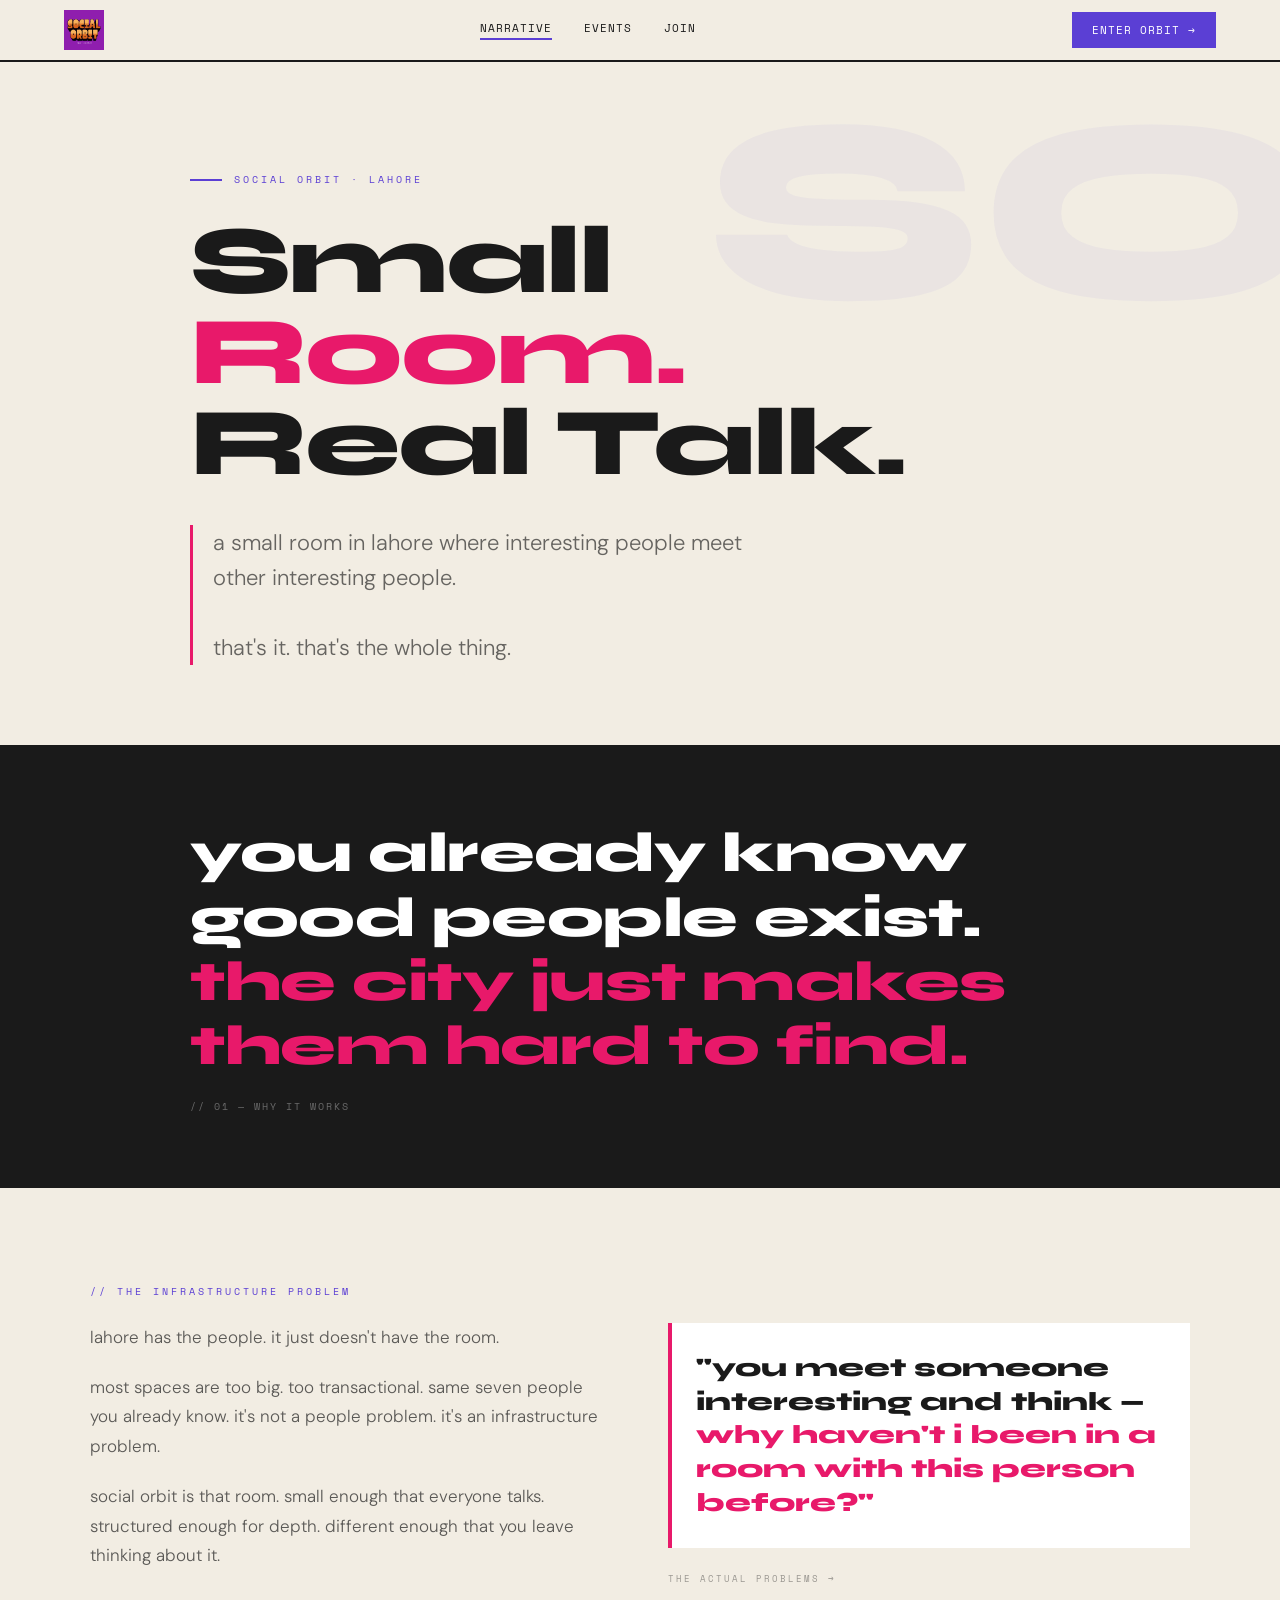
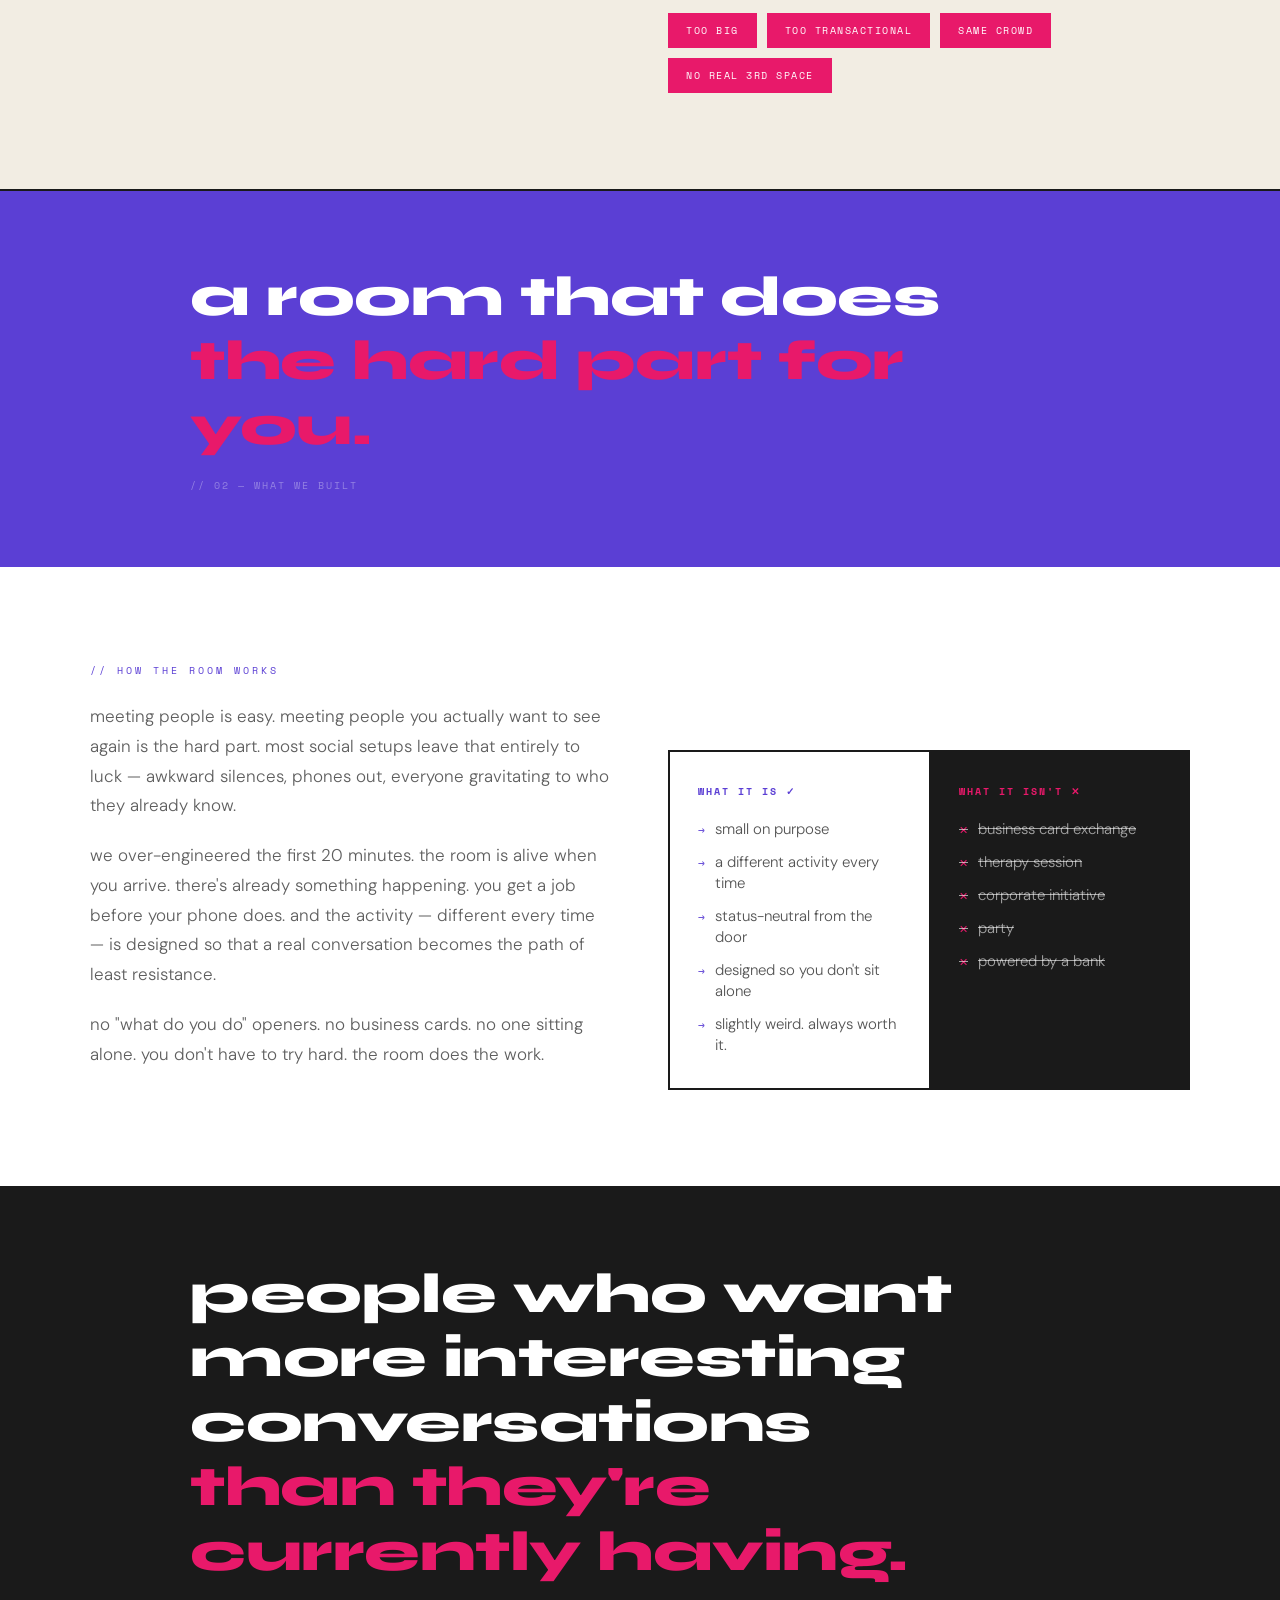
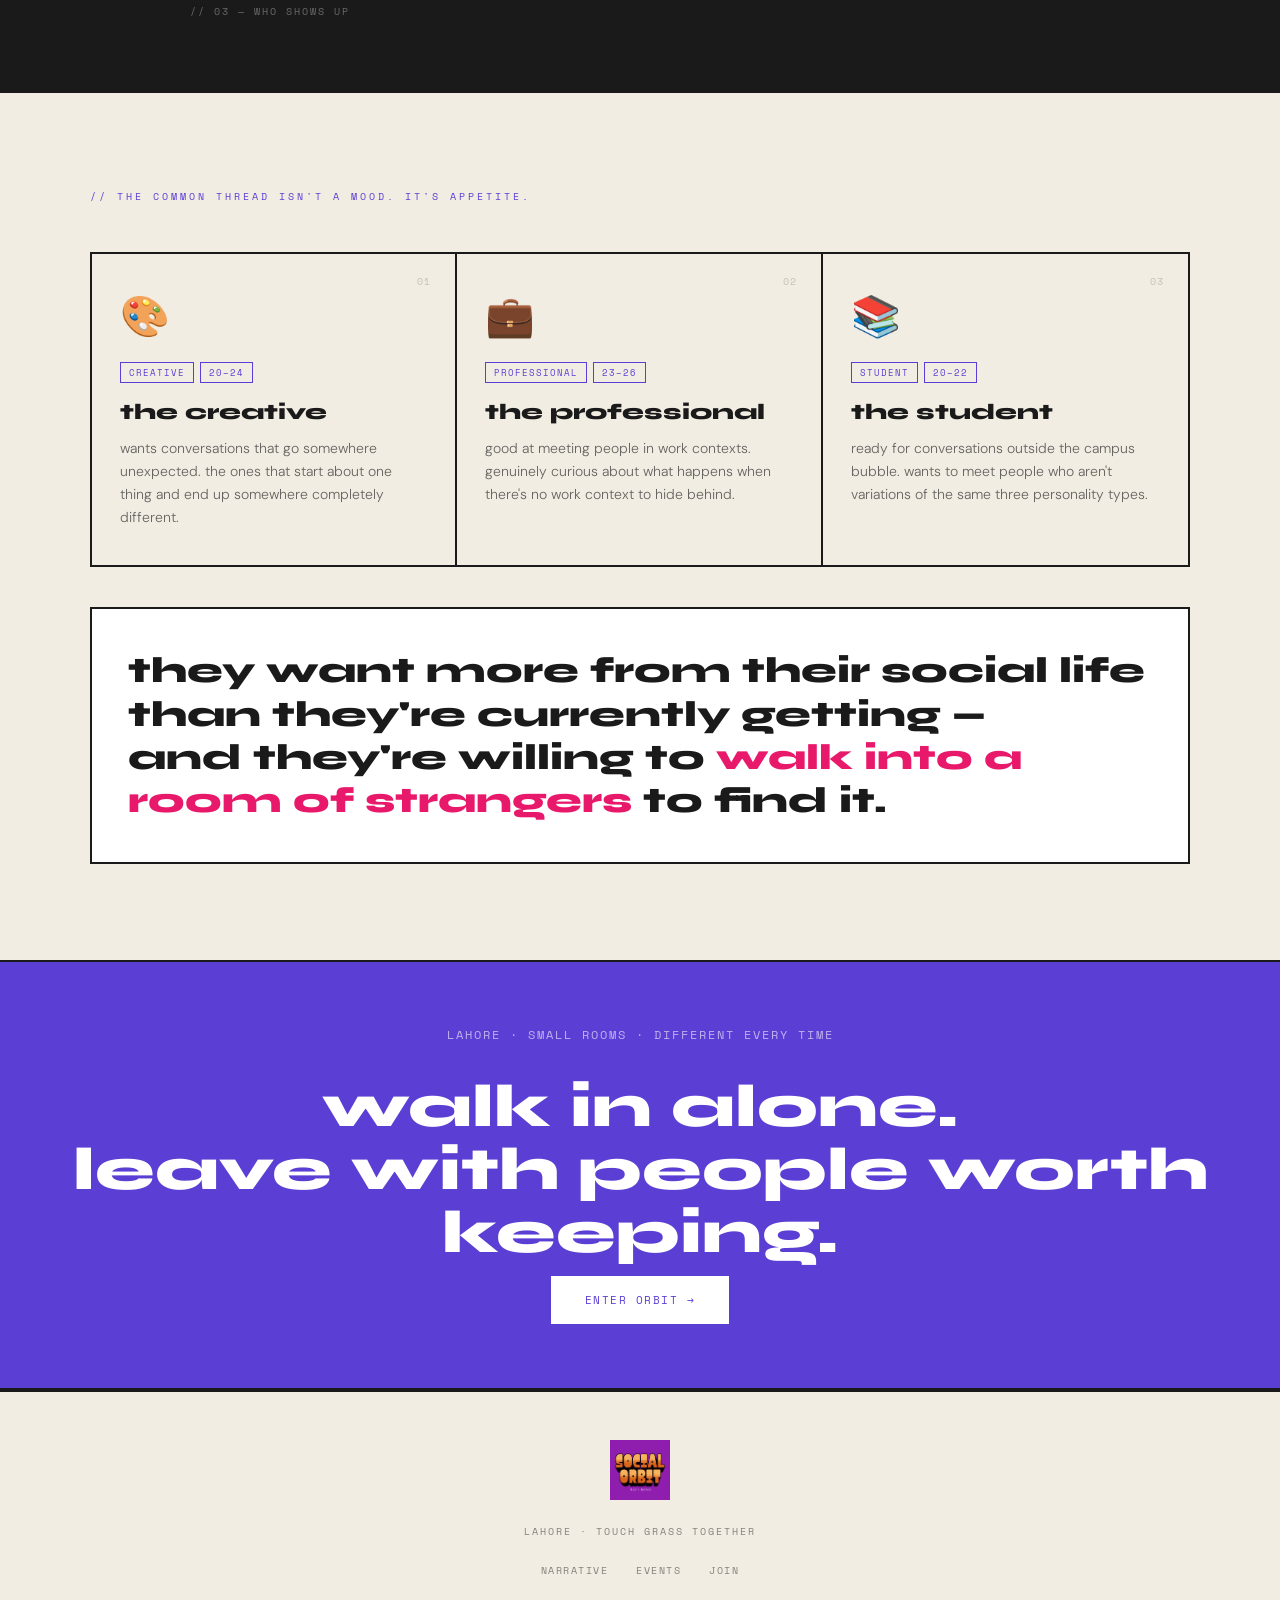
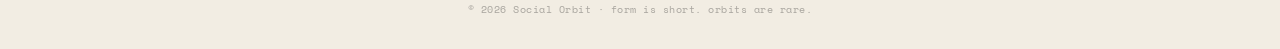
<file: narrative.html>
<!DOCTYPE html>
<html lang="en">
<head>
  <meta charset="UTF-8">
  <meta name="viewport" content="width=device-width, initial-scale=1.0, viewport-fit=cover">
  <title>Narrative | Social Orbit Lahore</title>
  <meta name="description" content="Why Social Orbit exists. A small room in Lahore where interesting people meet other interesting people.">
  <link rel="preconnect" href="https://fonts.googleapis.com">
  <link rel="preconnect" href="https://fonts.gstatic.com" crossorigin>
  <link href="https://fonts.googleapis.com/css2?family=Syne:wght@400;700;800&family=DM+Sans:wght@300;400;500&family=Space+Mono:wght@400;700&display=swap" rel="stylesheet">
  <link rel="stylesheet" href="styles.css">
  <style>
    body { background: var(--cream); }

    /* ── PAGE-SPECIFIC HERO ── */
    .narr-hero {
      background: var(--cream); border-bottom: var(--border);
      padding: 110px 24px 80px; position: relative; overflow: hidden;
    }
    .narr-hero-inner { max-width: 900px; margin: 0 auto; }
    .narr-hero-eyebrow {
      font-family: var(--font-mono); font-size: 10px; letter-spacing: 3px;
      text-transform: uppercase; color: var(--orbit-purple); margin-bottom: 28px;
      display: flex; align-items: center; gap: 12px;
    }
    .narr-hero-eyebrow::before {
      content: ''; display: block; width: 32px; height: 2px; background: var(--orbit-purple);
    }
    .narr-hero h1 {
      font-family: var(--font-head); font-weight: 800;
      font-size: clamp(44px, 11vw, 96px); line-height: 0.95;
      letter-spacing: -2px; color: var(--ink); margin-bottom: 36px;
    }
    .narr-hero h1 em { color: var(--hot-pink); font-style: normal; }
    .narr-hero-sub {
      font-family: var(--font-body); font-size: clamp(17px, 2.5vw, 22px);
      font-weight: 300; line-height: 1.6; color: rgba(26,26,26,.65);
      max-width: 560px; border-left: 3px solid var(--hot-pink); padding-left: 20px;
    }
    /* watermark deco */
    .narr-deco {
      position: absolute; right: -40px; top: 20px;
      font-family: var(--font-head); font-weight: 800;
      font-size: clamp(120px, 25vw, 260px); line-height: 1;
      color: rgba(91,63,212,.05); user-select: none; pointer-events: none;
      letter-spacing: -4px;
    }

    /* ── FULL-BLEED STATEMENT ── */
    .statement-block {
      background: var(--ink); padding: 72px 24px;
      border-top: var(--border); border-bottom: var(--border);
    }
    .statement-block-inner { max-width: 900px; margin: 0 auto; }
    .statement-block p {
      font-family: var(--font-head); font-weight: 800;
      font-size: clamp(26px, 5.5vw, 56px); line-height: 1.15;
      color: var(--white); letter-spacing: -0.5px;
    }
    .statement-block p em { color: var(--hot-pink); font-style: normal; }
    .statement-attr {
      font-family: var(--font-mono); font-size: 10px; letter-spacing: 2px;
      text-transform: uppercase; color: rgba(255,255,255,.35); margin-top: 20px;
    }

    /* ── SECTION INTRO ── */
    .narr-section { padding: 80px 24px; border-bottom: var(--border); }
    @media (min-width: 768px) { .narr-section { padding: 96px 40px; } }
    .narr-section-inner { max-width: 1100px; margin: 0 auto; }
    .narr-label {
      font-family: var(--font-mono); font-size: 10px; letter-spacing: 3px;
      text-transform: uppercase; color: var(--orbit-purple);
      margin-bottom: 24px; display: block;
    }

    /* ── BIG STAT ── */
    .big-stat-row {
      display: flex; gap: 0; flex-wrap: wrap;
      border: var(--border); margin-bottom: 48px;
    }
    .big-stat {
      flex: 1 1 160px; padding: 32px 28px;
      border-right: var(--border); text-align: center;
    }
    .big-stat:last-child { border-right: none; }
    .big-stat-num {
      font-family: var(--font-head); font-weight: 800;
      font-size: clamp(36px, 8vw, 72px); line-height: 1;
      color: var(--orbit-purple); display: block;
    }
    .big-stat-lbl {
      font-family: var(--font-mono); font-size: 9px; letter-spacing: 2px;
      text-transform: uppercase; color: rgba(26,26,26,.5); margin-top: 8px; display: block;
    }

    /* ── BODY TEXT COLUMN ── */
    .body-col {
      max-width: 640px;
    }
    .body-col p {
      font-family: var(--font-body); font-size: clamp(15px, 2vw, 17px);
      font-weight: 300; line-height: 1.75; color: rgba(26,26,26,.7);
      margin-bottom: 20px;
    }
    .body-col p:last-child { margin-bottom: 0; }

    /* ── PILL LIST ── */
    .pill-group { display: flex; flex-wrap: wrap; gap: 10px; margin-top: 28px; }
    .pill {
      font-family: var(--font-mono); font-size: 10px; letter-spacing: 1.5px;
      text-transform: uppercase; padding: 8px 16px; border: var(--border);
      color: var(--ink); background: var(--white);
    }
    .pill.accent { background: var(--orbit-purple); color: var(--white); border-color: var(--orbit-purple); }
    .pill.hot { background: var(--hot-pink); color: var(--white); border-color: var(--hot-pink); }

    /* ── IS / ISN'T SPLIT ── */
    .split-row {
      display: grid; grid-template-columns: 1fr; gap: 0;
      border: var(--border); margin-top: 48px;
    }
    @media (min-width: 640px) { .split-row { grid-template-columns: 1fr 1fr; } }
    .split-col { padding: 32px 28px; }
    .split-col.dark { background: var(--ink); }
    .split-col + .split-col { border-top: var(--border); }
    @media (min-width: 640px) { .split-col + .split-col { border-top: none; border-left: var(--border); } }
    .split-label {
      font-family: var(--font-mono); font-size: 10px; letter-spacing: 2px;
      text-transform: uppercase; font-weight: 700; margin-bottom: 20px; display: block;
    }
    .split-col.dark .split-label { color: var(--hot-pink); }
    .split-col:first-child .split-label { color: var(--orbit-purple); }
    .split-list { display: flex; flex-direction: column; gap: 12px; }
    .split-list li {
      font-family: var(--font-body); font-size: 15px; font-weight: 300;
      line-height: 1.4; display: flex; align-items: baseline; gap: 10px;
      color: rgba(26,26,26,.75);
    }
    .split-col.dark .split-list li { color: rgba(255,255,255,.6); text-decoration: line-through; }
    .split-list li::before {
      content: '→'; font-family: var(--font-mono); font-size: 11px;
      color: var(--orbit-purple); flex-shrink: 0;
    }
    .split-col.dark .split-list li::before { content: '✕'; color: var(--hot-pink); }

    /* ── PERSONA CARDS ── */
    .persona-grid {
      display: grid; grid-template-columns: 1fr; gap: 0;
      border: var(--border); margin-top: 48px;
    }
    @media (min-width: 640px) { .persona-grid { grid-template-columns: 1fr 1fr 1fr; } }
    .p-card {
      padding: 36px 28px; border-bottom: var(--border);
      position: relative; transition: background .2s;
    }
    .p-card:last-child { border-bottom: none; }
    @media (min-width: 640px) {
      .p-card { border-bottom: none; border-right: var(--border); }
      .p-card:last-child { border-right: none; }
    }
    .p-card:hover { background: var(--white); }
    .p-icon {
      font-size: 40px; margin-bottom: 20px; display: block;
      animation: float 4s ease-in-out infinite;
    }
    .p-card:nth-child(2) .p-icon { animation-delay: -1.3s; }
    .p-card:nth-child(3) .p-icon { animation-delay: -2.6s; }
    .p-tags { display: flex; gap: 6px; margin-bottom: 16px; flex-wrap: wrap; }
    .p-tag {
      font-family: var(--font-mono); font-size: 9px; letter-spacing: 1px;
      text-transform: uppercase; padding: 3px 8px;
      border: 1px solid var(--orbit-purple); color: var(--orbit-purple);
    }
    .p-name {
      font-family: var(--font-head); font-weight: 800;
      font-size: clamp(18px, 2.5vw, 22px); margin-bottom: 12px; color: var(--ink);
    }
    .p-body {
      font-family: var(--font-body); font-size: 14px; font-weight: 300;
      line-height: 1.65; color: rgba(26,26,26,.65);
    }
    .p-card-num {
      position: absolute; top: 20px; right: 24px;
      font-family: var(--font-mono); font-size: 10px; letter-spacing: 1px;
      color: rgba(26,26,26,.2);
    }

    /* ── CLOSING STATEMENT ── */
    .thread-statement {
      background: var(--white); border: var(--border);
      padding: 40px 36px; margin-top: 40px;
    }
    .thread-statement p {
      font-family: var(--font-head); font-weight: 800;
      font-size: clamp(22px, 4vw, 36px); line-height: 1.2;
      color: var(--ink);
    }
    .thread-statement p em { color: var(--hot-pink); font-style: normal; }
  </style>
</head>
<body>

<!-- NAV -->
<nav class="site-nav" id="site-nav">
  <div class="nav-inner">
    <a href="index.html" class="nav-logo">
      <img src="logo.png" alt="Social Orbit" class="nav-logo-img">
    </a>
    <div class="nav-links">
      <a href="narrative.html" class="active">Narrative</a>
      <a href="events.html">Events</a>
      <a href="join.html">Join</a>
    </div>
    <a href="join.html" class="nav-cta">Enter Orbit →</a>
    <button class="burger" id="burger" aria-label="Open menu">
      <span></span><span></span><span></span>
    </button>
  </div>
</nav>
<div class="mobile-menu" id="mobile-menu">
  <button class="mobile-close" id="mobile-close">✕</button>
  <a href="narrative.html" class="active">Narrative</a>
  <a href="events.html">Events</a>
  <a href="join.html" class="cta">Join →</a>
  <div class="mobile-foot">Lahore</div>
</div>

<!-- ══ HERO ══════════════════════════════════════════════ -->
<section class="narr-hero">
  <div class="narr-deco">SO</div>
  <div class="narr-hero-inner">
    <div class="narr-hero-eyebrow reveal">Social Orbit · Lahore</div>
    <h1 class="reveal" style="--d:.05s">
      Small<br>
      <em>Room.</em><br>
      Real Talk.
    </h1>
    <p class="narr-hero-sub reveal" style="--d:.12s">
      a small room in lahore where interesting people meet other interesting people.<br><br>
      that's it. that's the whole thing.
    </p>
  </div>
</section>

<!-- ══ FULL-BLEED STATEMENT: WHY ════════════════════════ -->
<div class="statement-block reveal">
  <div class="statement-block-inner">
    <p>you already know good people exist.<br><em>the city just makes them hard to find.</em></p>
    <div class="statement-attr">// 01 — why it works</div>
  </div>
</div>

<!-- ══ WHY IT WORKS — BODY ══════════════════════════════ -->
<section class="narr-section" style="background:var(--cream)">
  <div class="narr-section-inner">
    <span class="narr-label reveal">// the infrastructure problem</span>

    <div class="grid-2" style="gap:56px;align-items:start">
      <div class="body-col reveal" style="--d:.05s">
        <p>lahore has the people. it just doesn't have the room.</p>
        <p>most spaces are too big. too transactional. same seven people you already know. it's not a people problem. it's an infrastructure problem.</p>
        <p>social orbit is that room. small enough that everyone talks. structured enough for depth. different enough that you leave thinking about it.</p>
      </div>

      <div style="display:flex;flex-direction:column;gap:24px">
        <!-- Pull quote card -->
        <div class="reveal" style="--d:.1s;border-left:4px solid var(--hot-pink);padding:28px 24px;background:var(--white)">
          <p style="font-family:var(--font-head);font-weight:800;font-size:clamp(18px,3vw,26px);line-height:1.3;color:var(--ink);margin-bottom:0">
            "you meet someone interesting and think —<br>
            <span style="color:var(--hot-pink)">why haven't i been in a room with this person before?"</span>
          </p>
        </div>
        <!-- Diagnostic pills -->
        <div class="reveal" style="--d:.15s">
          <p style="font-family:var(--font-mono);font-size:9px;letter-spacing:2px;text-transform:uppercase;color:rgba(26,26,26,.4);margin-bottom:12px">the actual problems →</p>
          <div class="pill-group">
            <span class="pill hot">too big</span>
            <span class="pill hot">too transactional</span>
            <span class="pill hot">same crowd</span>
            <span class="pill hot">no real 3rd space</span>
          </div>
        </div>
      </div>
    </div>
  </div>
</section>

<!-- ══ FULL-BLEED STATEMENT: WHAT ════════════════════════ -->
<div class="statement-block reveal" style="background:var(--orbit-purple);border-color:var(--orbit-purple)">
  <div class="statement-block-inner">
    <p style="color:var(--white)">a room that does<br><em>the hard part for you.</em></p>
    <div class="statement-attr">// 02 — what we built</div>
  </div>
</div>

<!-- ══ WHAT WE BUILT — BODY ══════════════════════════════ -->
<section class="narr-section" style="background:var(--white)">
  <div class="narr-section-inner">
    <span class="narr-label reveal">// how the room works</span>

    <div class="grid-2" style="gap:56px;align-items:start">
      <div class="body-col reveal" style="--d:.05s">
        <p>meeting people is easy. meeting people you actually want to see again is the hard part. most social setups leave that entirely to luck — awkward silences, phones out, everyone gravitating to who they already know.</p>
        <p>we over-engineered the first 20 minutes. the room is alive when you arrive. there's already something happening. you get a job before your phone does. and the activity — different every time — is designed so that a real conversation becomes the path of least resistance.</p>
        <p>no "what do you do" openers. no business cards. no one sitting alone. you don't have to try hard. the room does the work.</p>
      </div>

      <!-- IS / ISN'T split -->
      <div class="reveal" style="--d:.1s">
        <div class="split-row">
          <div class="split-col">
            <span class="split-label">what it is ✓</span>
            <ul class="split-list">
              <li>small on purpose</li>
              <li>a different activity every time</li>
              <li>status-neutral from the door</li>
              <li>designed so you don't sit alone</li>
              <li>slightly weird. always worth it.</li>
            </ul>
          </div>
          <div class="split-col dark">
            <span class="split-label">what it isn't ✕</span>
            <ul class="split-list">
              <li>business card exchange</li>
              <li>therapy session</li>
              <li>corporate initiative</li>
              <li>party</li>
              <li>powered by a bank</li>
            </ul>
          </div>
        </div>
      </div>
    </div>
  </div>
</section>

<!-- ══ FULL-BLEED STATEMENT: WHO ═════════════════════════ -->
<div class="statement-block reveal">
  <div class="statement-block-inner">
    <p>people who want more interesting conversations<br><em>than they're currently having.</em></p>
    <div class="statement-attr">// 03 — who shows up</div>
  </div>
</div>

<!-- ══ WHO SHOWS UP — PERSONAS ══════════════════════════ -->
<section class="narr-section" style="background:var(--cream);border-bottom:none">
  <div class="narr-section-inner">
    <span class="narr-label reveal">// the common thread isn't a mood. it's appetite.</span>

    <div class="persona-grid reveal" style="--d:.05s">
      <div class="p-card">
        <span class="p-card-num">01</span>
        <span class="p-icon">🎨</span>
        <div class="p-tags">
          <span class="p-tag">Creative</span>
          <span class="p-tag">20–24</span>
        </div>
        <h3 class="p-name">the creative</h3>
        <p class="p-body">wants conversations that go somewhere unexpected. the ones that start about one thing and end up somewhere completely different.</p>
      </div>
      <div class="p-card">
        <span class="p-card-num">02</span>
        <span class="p-icon">💼</span>
        <div class="p-tags">
          <span class="p-tag">Professional</span>
          <span class="p-tag">23–26</span>
        </div>
        <h3 class="p-name">the professional</h3>
        <p class="p-body">good at meeting people in work contexts. genuinely curious about what happens when there's no work context to hide behind.</p>
      </div>
      <div class="p-card">
        <span class="p-card-num">03</span>
        <span class="p-icon">📚</span>
        <div class="p-tags">
          <span class="p-tag">Student</span>
          <span class="p-tag">20–22</span>
        </div>
        <h3 class="p-name">the student</h3>
        <p class="p-body">ready for conversations outside the campus bubble. wants to meet people who aren't variations of the same three personality types.</p>
      </div>
    </div>

    <div class="thread-statement reveal" style="--d:.1s">
      <p>they want more from their social life than they're currently getting —<br>and they're willing to <em>walk into a room of strangers</em> to find it.</p>
    </div>
  </div>
</section>

<!-- ══ CTA ════════════════════════════════════════════════ -->
<div class="cta-banner">
  <p>lahore · small rooms · different every time</p>
  <h2>walk in alone.<br>leave with people worth keeping.</h2>
  <a href="join.html" class="btn-white">enter orbit →</a>
</div>

<!-- ══ FOOTER ═════════════════════════════════════════════ -->
<footer class="site-footer">
  <div class="footer-inner">
    <div class="footer-logo"><img src="logo.png" alt="Social Orbit" class="footer-logo-img"></div>
    <p style="font-family:var(--font-mono);font-size:10px;letter-spacing:2px;text-transform:uppercase;color:rgba(26,26,26,.5);">
      Lahore · Touch Grass Together
    </p>
    <div class="footer-links">
      <a href="narrative.html">Narrative</a>
      <a href="events.html">Events</a>
      <a href="join.html">Join</a>
    </div>
    <p class="footer-copy">© 2026 Social Orbit · form is short. orbits are rare.</p>
  </div>
</footer>

<script src="scripts.js"></script>
</body>
</html>
</file>
<file: styles.css>
/* ═══════════════════════════════════════════════════════
   SOCIAL ORBIT — SHARED DESIGN SYSTEM
   Mode 1: Hand-Drawn Zine  |  Mode 2: Pixel / Retro Game
═══════════════════════════════════════════════════════ */

/* TOKENS */
:root {
  --cream:        #F2EDE3;
  --ink:          #1A1A1A;
  --orbit-purple: #5B3FD4;
  --hot-pink:     #E8196A;
  --white:        #FFFFFF;

  /* pixel mode */
  --pixel-night:  #1A0A3C;
  --pixel-violet: #7B2FFF;
  --pixel-mist:   #C8B8FF;

  --font-head: 'Syne', sans-serif;
  --font-body: 'DM Sans', sans-serif;
  --font-mono: 'Space Mono', monospace;
  --border: 2px solid var(--ink);
  --ease: cubic-bezier(0.16, 1, 0.3, 1);
}

/* RESET */
*, *::before, *::after { box-sizing: border-box; margin: 0; padding: 0; border-radius: 0 !important; }
html { scroll-behavior: smooth; font-size: 16px; }
body { font-family: var(--font-body); -webkit-font-smoothing: antialiased; overflow-x: hidden; }
a { text-decoration: none; color: inherit; }
ul { list-style: none; }
img { max-width: 100%; display: block; }
button { cursor: pointer; font-family: inherit; }

/* ── SHARED NAV ─────────────────────────────────────── */
.site-nav {
  position: sticky; top: 0; z-index: 200;
  background: var(--cream);
  border-bottom: var(--border);
}
.site-nav.dark {
  background: var(--pixel-night);
  border-bottom: 2px solid var(--pixel-violet);
}
.nav-inner {
  display: flex; align-items: center; justify-content: space-between;
  padding: 0 24px; height: 60px; max-width: 1200px; margin: 0 auto;
}
.nav-logo {
  display: flex; align-items: center; gap: 10px;
  font-family: var(--font-head); font-weight: 800; font-size: 18px;
  letter-spacing: -0.5px; color: var(--ink); flex-shrink: 0;
}
.nav-logo-img { height: 40px; width: auto; object-fit: contain; }
.site-nav.dark .nav-logo { color: var(--pixel-violet); }
.logo-ring {
  width: 28px; height: 28px; border: 2px solid var(--orbit-purple);
  border-radius: 50% !important; position: relative; flex-shrink: 0;
  animation: spin 8s linear infinite;
}
.logo-ring::after {
  content: ''; position: absolute; top: 50%; left: 50%;
  width: 7px; height: 7px; background: var(--orbit-purple);
  border-radius: 50% !important; transform: translate(-50%,-50%);
}
.site-nav.dark .logo-ring { border-color: var(--pixel-violet); }
.site-nav.dark .logo-ring::after { background: var(--pixel-violet); }

.nav-links {
  display: none; gap: 32px; align-items: center;
}
@media (min-width: 768px) { .nav-links { display: flex; } }
.nav-links a {
  font-family: var(--font-mono); font-size: 11px; letter-spacing: 1px;
  text-transform: uppercase; color: var(--ink); padding-bottom: 2px;
  border-bottom: 2px solid transparent; transition: border-color .2s;
}
.nav-links a:hover, .nav-links a.active { border-bottom-color: var(--orbit-purple); }
.site-nav.dark .nav-links a { color: var(--pixel-mist); }
.site-nav.dark .nav-links a:hover, .site-nav.dark .nav-links a.active { border-bottom-color: var(--pixel-violet); }

.nav-cta {
  display: none;
  font-family: var(--font-mono); font-size: 11px; letter-spacing: 1px;
  text-transform: uppercase; padding: 8px 18px;
  background: var(--orbit-purple); color: var(--white);
  border: 2px solid var(--orbit-purple);
  transition: background .2s, color .2s;
}
@media (min-width: 768px) { .nav-cta { display: block; } }
.nav-cta:hover { background: transparent; color: var(--orbit-purple); }
.site-nav.dark .nav-cta {
  background: var(--pixel-violet); border-color: var(--pixel-violet); color: var(--white);
}
.site-nav.dark .nav-cta:hover { background: transparent; color: var(--pixel-violet); }

.burger {
  display: flex; flex-direction: column; gap: 5px; background: none; border: none;
  padding: 4px;
}
@media (min-width: 768px) { .burger { display: none; } }
.burger span {
  display: block; width: 22px; height: 2px; background: var(--ink);
  transition: transform .3s, opacity .3s;
}
.site-nav.dark .burger span { background: var(--pixel-mist); }
.burger.open span:nth-child(1) { transform: translateY(7px) rotate(45deg); }
.burger.open span:nth-child(2) { opacity: 0; }
.burger.open span:nth-child(3) { transform: translateY(-7px) rotate(-45deg); }

/* MOBILE MENU */
.mobile-menu {
  position: fixed; inset: 0; z-index: 199;
  background: var(--cream);
  display: flex; flex-direction: column;
  align-items: center; justify-content: center; gap: 12px;
  transform: translateX(100%); transition: transform .4s var(--ease);
}
.mobile-menu.dark { background: var(--pixel-night); }
.mobile-menu.open { transform: translateX(0); }
.mobile-menu a {
  font-family: var(--font-head); font-size: clamp(32px,10vw,52px);
  font-weight: 800; color: var(--ink); letter-spacing: -1px;
  border-bottom: 3px solid transparent; padding-bottom: 4px;
  transition: border-color .2s, color .2s;
}
.mobile-menu.dark a { color: var(--pixel-mist); }
.mobile-menu a:hover { border-bottom-color: var(--orbit-purple); color: var(--orbit-purple); }
.mobile-menu.dark a:hover { border-bottom-color: var(--pixel-violet); color: var(--pixel-violet); }
.mobile-menu a.cta { color: var(--orbit-purple); }
.mobile-menu.dark a.cta { color: var(--pixel-violet); }
.mobile-close {
  position: absolute; top: 20px; right: 24px;
  background: none; border: none; font-size: 24px; color: var(--ink);
}
.mobile-menu.dark .mobile-close { color: var(--pixel-mist); }
.mobile-foot {
  position: absolute; bottom: 28px;
  font-family: var(--font-mono); font-size: 10px; letter-spacing: 2px;
  text-transform: uppercase; color: rgba(26,26,26,.4);
}
.mobile-menu.dark .mobile-foot { color: rgba(200,184,255,.3); }

/* ── SHARED FOOTER ──────────────────────────────────── */
.site-footer {
  border-top: var(--border);
  background: var(--cream); padding: 48px 24px 32px;
}
.site-footer.dark {
  background: var(--pixel-night);
  border-top: 2px solid var(--pixel-violet);
}
.footer-inner {
  max-width: 1200px; margin: 0 auto;
  display: flex; flex-direction: column;
  align-items: center; gap: 24px;
  text-align: center;
}
.footer-logo {
  display: flex; align-items: center; gap: 10px;
  font-family: var(--font-head); font-weight: 800; font-size: 20px;
  color: var(--ink);
}
.footer-logo-img { height: 60px; width: auto; object-fit: contain; }
.site-footer.dark .footer-logo { color: var(--pixel-violet); }
.footer-links {
  display: flex; gap: 28px; flex-wrap: wrap; justify-content: center;
}
.footer-links a {
  font-family: var(--font-mono); font-size: 10px; letter-spacing: 1.5px;
  text-transform: uppercase; color: rgba(26,26,26,.5);
  transition: color .2s;
}
.footer-links a:hover { color: var(--orbit-purple); }
.site-footer.dark .footer-links a { color: rgba(200,184,255,.4); }
.site-footer.dark .footer-links a:hover { color: var(--pixel-violet); }
.footer-copy {
  font-family: var(--font-mono); font-size: 10px; letter-spacing: .5px;
  color: rgba(26,26,26,.35);
}
.site-footer.dark .footer-copy { color: rgba(200,184,255,.25); }

/* ── MODE 1 — ZINE ──────────────────────────────────── */
.mode1 { background: var(--cream); color: var(--ink); }
.mode1-section { padding: 72px 24px; max-width: 1200px; margin: 0 auto; }
@media (min-width: 768px) { .mode1-section { padding: 96px 40px; } }

.section-label {
  font-family: var(--font-mono); font-size: 10px; letter-spacing: 2px;
  text-transform: uppercase; color: var(--orbit-purple); margin-bottom: 20px;
}
.zine-h1 {
  font-family: var(--font-head); font-weight: 800;
  font-size: clamp(36px, 9vw, 80px); line-height: 1.05;
  letter-spacing: -1px; color: var(--ink);
}
.zine-h2 {
  font-family: var(--font-head); font-weight: 800;
  font-size: clamp(28px, 6vw, 52px); line-height: 1.1; color: var(--ink);
}
.zine-h3 {
  font-family: var(--font-head); font-weight: 800;
  font-size: clamp(18px, 3vw, 24px); line-height: 1.2; color: var(--ink);
}
.zine-body {
  font-family: var(--font-body); font-size: clamp(15px, 2vw, 17px);
  font-weight: 300; line-height: 1.7; color: rgba(26,26,26,.7);
}
.zine-label {
  font-family: var(--font-mono); font-size: 10px; letter-spacing: 2px;
  text-transform: uppercase; font-weight: 700;
}
.zine-card {
  border: var(--border); background: var(--white); padding: 24px;
}
.zine-card-cream { border: var(--border); background: var(--cream); padding: 24px; }

.btn-primary {
  display: inline-flex; align-items: center; justify-content: center;
  font-family: var(--font-mono); font-size: 12px;
  letter-spacing: 1.5px; text-transform: uppercase; font-weight: 700;
  padding: 14px 28px; border: 2px solid var(--ink);
  background: var(--orbit-purple); color: var(--white);
  transition: transform .2s var(--ease), background .2s, box-shadow .2s;
  box-shadow: 4px 4px 0px rgba(26,26,26,1);
}
.btn-primary:hover { 
  transform: translate(-2px, -2px); 
  background: var(--hot-pink); border-color: var(--ink);
  box-shadow: 6px 6px 0px rgba(26,26,26,1); 
}
.btn-primary:active {
  transform: translate(2px, 2px);
  box-shadow: 0px 0px 0px rgba(26,26,26,1);
}
.btn-secondary {
  display: inline-flex; align-items: center; justify-content: center;
  font-family: var(--font-mono); font-size: 12px;
  letter-spacing: 1.5px; text-transform: uppercase; font-weight: 700;
  padding: 14px 28px; border: 2px solid var(--ink);
  background: var(--white); color: var(--ink);
  transition: transform .2s var(--ease), box-shadow .2s;
  box-shadow: 4px 4px 0px rgba(26,26,26,1);
}
.btn-secondary:hover { 
  transform: translate(-2px, -2px); 
  box-shadow: 6px 6px 0px rgba(26,26,26,1); 
}
.btn-secondary:active {
  transform: translate(2px, 2px);
  box-shadow: 0px 0px 0px rgba(26,26,26,1);
}

.deco { font-size: 28px; user-select: none; line-height: 1; }
.deco-pink { color: var(--hot-pink); }
.deco-purple { color: var(--orbit-purple); }

.rotated { transform: rotate(-1.5deg); }
.rotated-r { transform: rotate(1deg); }

/* ── MODE 2 — PIXEL ──────────────────────────────────── */
.mode2 { background: var(--pixel-night); color: var(--pixel-mist); }
.mode2-section { padding: 72px 24px; max-width: 1200px; margin: 0 auto; }
@media (min-width: 768px) { .mode2-section { padding: 96px 40px; } }

.pixel-h1 {
  font-family: var(--font-mono); font-weight: 700;
  font-size: clamp(22px, 5vw, 40px); line-height: 1.2;
  letter-spacing: 2px; text-transform: uppercase; color: var(--pixel-mist);
}
.pixel-h2 {
  font-family: var(--font-mono); font-weight: 700;
  font-size: clamp(18px, 3vw, 28px); line-height: 1.3;
  text-transform: uppercase; letter-spacing: 2px; color: var(--white);
}
.pixel-body {
  font-family: var(--font-mono); font-size: 13px; line-height: 1.6;
  color: rgba(200,184,255,.7);
}
.pixel-card {
  border: 2px solid var(--pixel-violet); padding: 24px;
  background: rgba(123,47,255,.08); position: relative;
  transition: transform .25s var(--ease), box-shadow .25s;
  box-shadow: 4px 4px 0px rgba(123,47,255,.3);
}
.pixel-card:hover { 
  transform: translate(-2px, -2px); 
  box-shadow: 8px 8px 0px rgba(123,47,255,.5); 
}
.pixel-card::before, .pixel-card::after {
  content: ''; position: absolute; width: 6px; height: 6px;
  background: var(--pixel-violet);
}
.pixel-card::before { top: -3px; left: -3px; }
.pixel-card::after { bottom: -3px; right: -3px; }
.pixel-corner-tr, .pixel-corner-bl {
  position: absolute; width: 6px; height: 6px; background: var(--pixel-violet);
}
.pixel-corner-tr { top: -3px; right: -3px; }
.pixel-corner-bl { bottom: -3px; left: -3px; }

.pixel-btn {
  display: inline-flex; align-items: center; justify-content: center;
  font-family: var(--font-mono); font-size: 11px; font-weight: 700;
  letter-spacing: 1.5px; text-transform: uppercase;
  padding: 10px 24px; border: 2px solid var(--pixel-violet);
  background: var(--pixel-violet); color: var(--white);
  transition: background .2s, border-color .2s, transform .2s, box-shadow .2s;
  box-shadow: 3px 3px 0px rgba(123,47,255,.3);
}
.pixel-btn:hover { 
  background: var(--hot-pink); border-color: var(--hot-pink); 
  transform: translate(-2px, -2px); 
  box-shadow: 5px 5px 0px rgba(232,25,106,.4);
}
.pixel-btn-outline {
  display: inline-flex; align-items: center; justify-content: center;
  font-family: var(--font-mono); font-size: 11px; font-weight: 700;
  letter-spacing: 1.5px; text-transform: uppercase;
  padding: 10px 24px; border: 2px solid var(--pixel-violet);
  background: transparent; color: var(--pixel-mist);
  transition: background .2s, color .2s, transform .2s, box-shadow .2s;
  box-shadow: 3px 3px 0px rgba(123,47,255,.2);
}
.pixel-btn-outline:hover { 
  background: var(--pixel-violet); color: var(--white); 
  transform: translate(-2px, -2px); 
  box-shadow: 5px 5px 0px rgba(123,47,255,.4);
}

.hp-bar { font-size: 18px; color: var(--hot-pink); letter-spacing: 2px; }

/* ── LAYOUTS ─────────────────────────────────────────── */
.grid-2 { display: grid; grid-template-columns: 1fr; gap: 24px; }
@media (min-width: 768px) { .grid-2 { grid-template-columns: 1fr 1fr; gap: 40px; } }

.grid-3 { display: grid; grid-template-columns: 1fr; gap: 20px; }
@media (min-width: 640px) { .grid-3 { grid-template-columns: 1fr 1fr; } }
@media (min-width: 1024px) { .grid-3 { grid-template-columns: 1fr 1fr 1fr; } }

.flex-row { display: flex; gap: 12px; flex-wrap: wrap; }

/* ── FORM STYLES ─────────────────────────────────────── */
.form-group { display: flex; flex-direction: column; gap: 6px; margin-bottom: 20px; }
.form-label {
  font-family: var(--font-mono); font-size: 10px; letter-spacing: 2px;
  text-transform: uppercase; color: var(--ink);
}
.form-input, .form-textarea {
  width: 100%; border: var(--border); background: var(--white);
  padding: 12px 16px; font-family: var(--font-body); font-size: 15px;
  color: var(--ink); outline: none; transition: border-color .2s;
  -webkit-appearance: none; appearance: none;
}
.form-input:focus, .form-textarea:focus { border-color: var(--orbit-purple); }
.form-textarea { min-height: 120px; resize: vertical; }
.form-input::placeholder, .form-textarea::placeholder { color: rgba(26,26,26,.4); }

/* ── DIVIDERS ─────────────────────────────────────────── */
.full-bleed { margin-left: calc(-50vw + 50%); margin-right: calc(-50vw + 50%); }
.border-section { border-top: var(--border); border-bottom: var(--border); }

/* ── ANIMATIONS ──────────────────────────────────────── */
@keyframes spin { to { transform: rotate(360deg); } }
@keyframes float { 0%,100%{ transform:translateY(0);} 50%{transform:translateY(-6px);} }
@keyframes blink { 0%,100%{opacity:1;} 50%{opacity:0;} }

.reveal {
  opacity: 0; transform: translateY(24px);
  transition: opacity .7s var(--ease), transform .7s var(--ease);
  transition-delay: var(--d, 0s);
}
.reveal.in { opacity: 1; transform: translateY(0); }

/* ── CTA BANNER ───────────────────────────────────────── */
.cta-banner {
  background: var(--orbit-purple); padding: 64px 24px; text-align: center;
  border-top: var(--border); border-bottom: var(--border);
}
.cta-banner h2 {
  font-family: var(--font-head); font-weight: 800;
  font-size: clamp(28px, 7vw, 60px); color: var(--white);
  line-height: 1.05; margin-bottom: 12px;
}
.cta-banner p {
  font-family: var(--font-mono); font-size: 12px; letter-spacing: 2px;
  text-transform: uppercase; color: rgba(255,255,255,.6); margin-bottom: 32px;
}
.cta-banner .btn-white {
  display: inline-block; font-family: var(--font-mono); font-size: 11px;
  letter-spacing: 1.5px; text-transform: uppercase; padding: 14px 32px;
  background: var(--white); color: var(--orbit-purple); border: 2px solid var(--white);
  transition: transform .2s var(--ease), background .2s;
}
.cta-banner .btn-white:hover { transform: translateY(-3px); background: var(--hot-pink); border-color: var(--hot-pink); color: var(--white); }

/* ── MOBILE TOUCH TARGETS ─────────────────────────────── */
a, button { min-height: 44px; display: inline-flex; align-items: center; }
nav a, .footer-links a { min-height: unset; display: inline; }

/* ── SELECTION ────────────────────────────────────────── */
::selection { background: var(--hot-pink); color: var(--white); }
</file>
